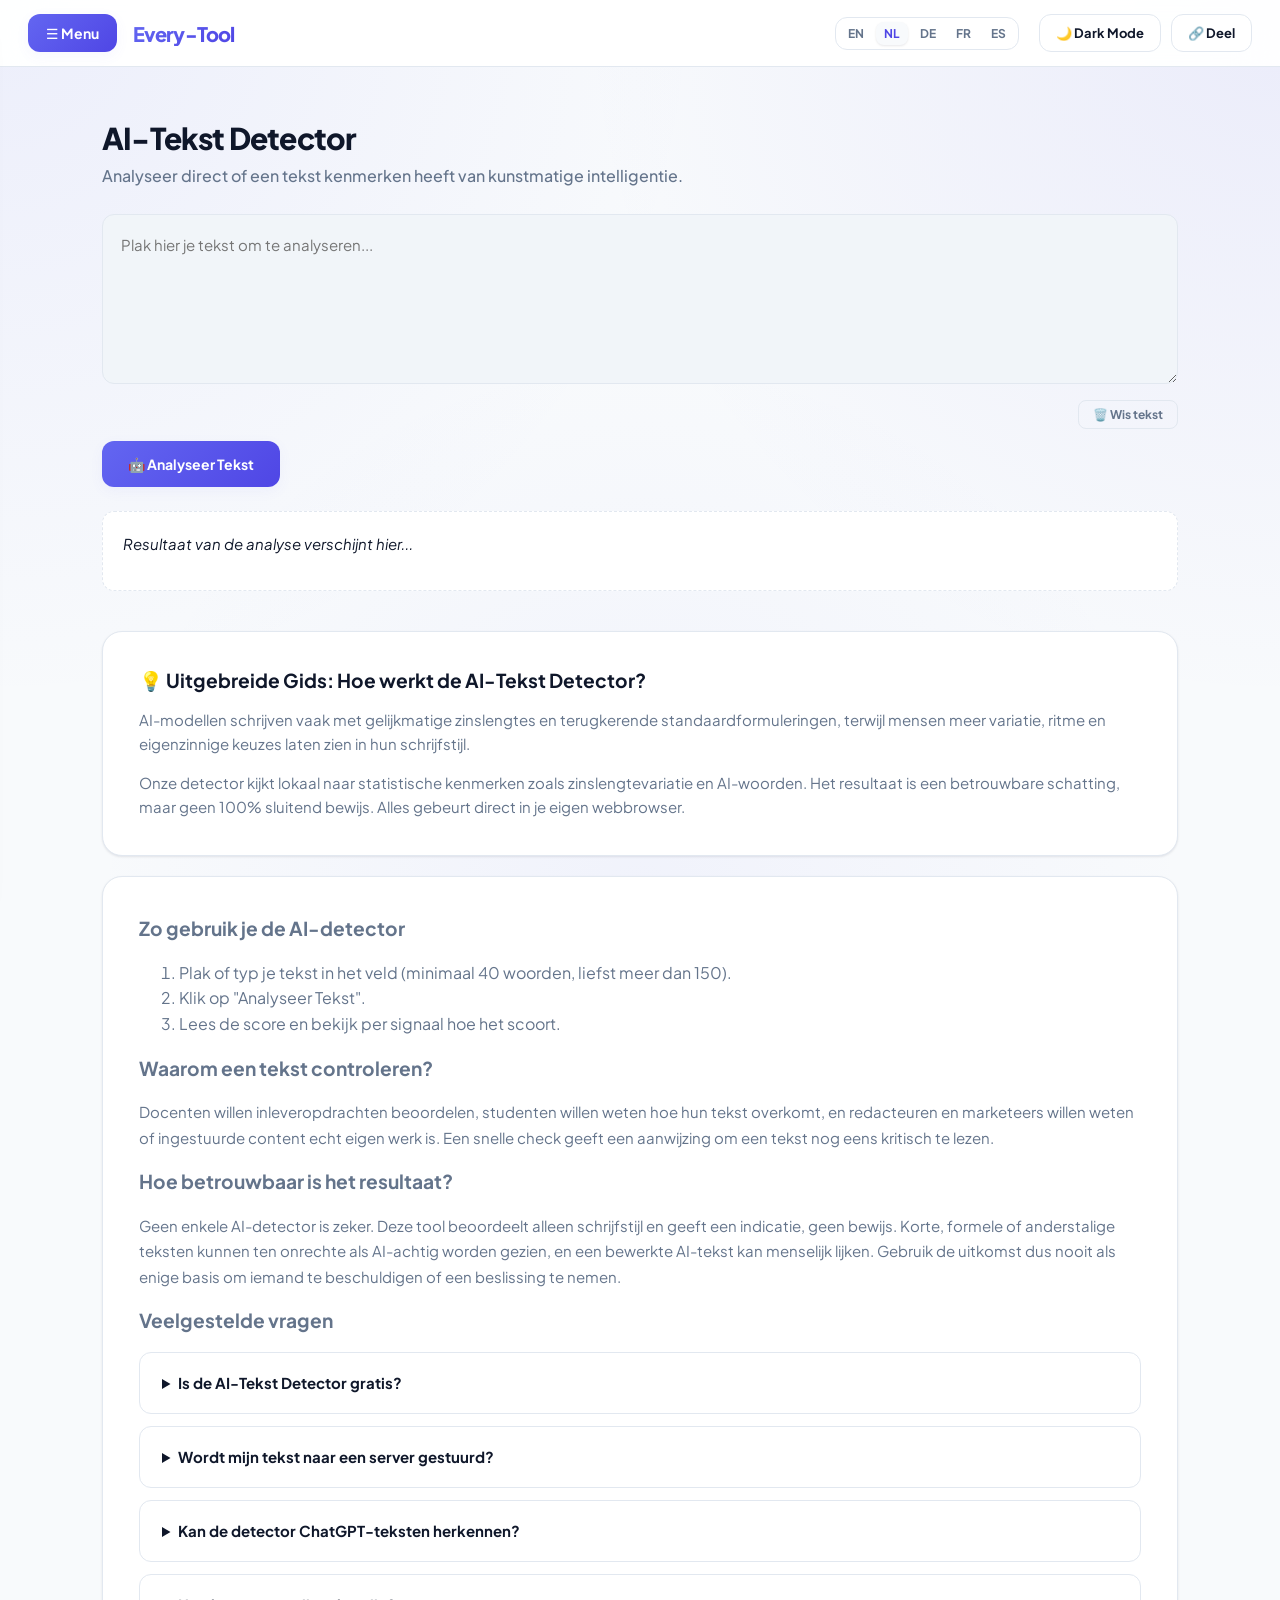
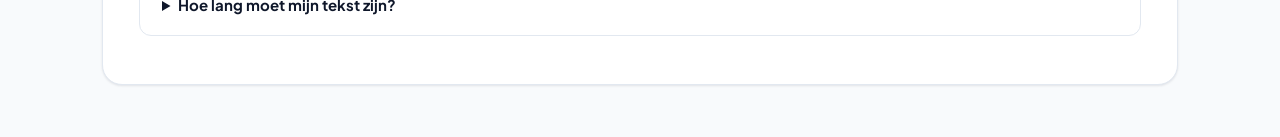
<file: ai/index.html>
<!DOCTYPE html>
<html lang="nl" id="html-root">
<head>
  <script async src="https://pagead2.googlesyndication.com/pagead/js/adsbygoogle.js?client=ca-pub-3253400496231224" crossorigin="anonymous"></script>
  <meta charset="UTF-8" />
  <meta name="viewport" content="width=device-width, initial-scale=1.0"/>
  <title>Gratis AI-Tekst Detector – Check je tekst direct | Every-Tool</title>
  <meta name="description" content="Controleer gratis of een tekst door AI is geschreven. Plak je tekst en krijg direct een indicatie. Privé: je tekst blijft in je eigen browser."/>
  <link rel="canonical" href="https://every-tool.netlify.app/ai/"/>

  <link rel="preconnect" href="https://fonts.googleapis.com">
<link rel="preconnect" href="https://fonts.gstatic.com" crossorigin>
<link rel="stylesheet" href="https://fonts.googleapis.com/css2?family=Plus+Jakarta+Sans:wght@400;500;600;700;800&display=swap">
 
  <!-- Delen op social media -->
  <meta property="og:type" content="website"/>
  <meta property="og:site_name" content="Every-Tool"/>
  <meta property="og:locale" content="nl_NL"/>
  <meta property="og:title" content="Gratis AI-Tekst Detector – Check je tekst direct"/>
  <meta property="og:description" content="Controleer gratis of een tekst door AI is geschreven. Alles draait in je eigen browser."/>
  <meta property="og:url" content="https://every-tool.netlify.app/ai/"/>
  <meta name="twitter:card" content="summary"/>

  <!-- Gestructureerde data -->
  <script type="application/ld+json">
  {
    "@context": "https://schema.org",
    "@graph": [
      {
        "@type": "WebApplication",
        "name": "AI-Tekst Detector",
        "url": "https://every-tool.netlify.app/ai/",
        "applicationCategory": "UtilitiesApplication",
        "operatingSystem": "Any (webbrowser)",
        "inLanguage": "nl",
        "description": "Gratis online tool die een tekst analyseert op kenmerken van door AI geschreven tekst.",
        "offers": { "@type": "Offer", "price": "0", "priceCurrency": "EUR" }
      },
      {
        "@type": "FAQPage",
        "mainEntity": [
          {
            "@type": "Question",
            "name": "Is de AI-Tekst Detector gratis?",
            "acceptedAnswer": { "@type": "Answer", "text": "Ja, je kunt hem onbeperkt gratis gebruiken, zonder account." }
          },
          {
            "@type": "Question",
            "name": "Wordt mijn tekst naar een server gestuurd?",
            "acceptedAnswer": { "@type": "Answer", "text": "Nee. De analyse gebeurt in je eigen browser. Je tekst wordt alleen lokaal in je browser bewaard zodat je hem niet kwijtraakt, en je kunt hem wissen met de knop 'Wis tekst'." }
          },
          {
            "@type": "Question",
            "name": "Kan de detector ChatGPT-teksten herkennen?",
            "acceptedAnswer": { "@type": "Answer", "text": "De detector kijkt naar algemene stijlkenmerken van AI-tekst, niet naar één specifiek model. Teksten van ChatGPT, Claude of Gemini worden op dezelfde manier beoordeeld. Het resultaat is een indicatie, geen bewijs." }
          },
          {
            "@type": "Question",
            "name": "Hoe lang moet mijn tekst zijn?",
            "acceptedAnswer": { "@type": "Answer", "text": "Minimaal 40 woorden, maar hoe langer de tekst, hoe betrouwbaarder de indicatie. Probeer liefst meer dan 150 woorden." }
          }
        ]
      }
    ]
  }
  </script>

  <link rel="stylesheet" href="../style.css">
  <script>
    // Direct bij het laden de opgeslagen taal toepassen om 'terugspringen' te voorkomen
    (function() {
      try {
        const savedLang = localStorage.getItem('everyToolLang') || 'nl';
        document.documentElement.lang = savedLang;
      } catch (e) {}
    })();
  </script>
</head>
<body data-theme="light">

  <header class="topbar">
    <div class="topbar-left">
      <button type="button" class="hamburger-btn" onclick="toggleSidebar()" aria-label="Open menu">☰ Menu</button>
      <a href="../" class="app-title" style="text-decoration:none; color:inherit;">Every-Tool</a>
    </div>

    <div class="topbar-right">
      <div class="lang-switcher-top" role="group" aria-label="Taal / Language" style="display:inline-flex; gap:4px; margin-right: 10px;">
        <button type="button" id="langBtnEn" onclick="setLanguage('en')" lang="en" style="padding:4px 8px; cursor:pointer;">EN</button>
        <button type="button" id="langBtnNl" onclick="setLanguage('nl')" lang="nl" class="active" style="padding:4px 8px; cursor:pointer;">NL</button>
        <button type="button" id="langBtnDe" onclick="setLanguage('de')" lang="de" style="padding:4px 8px; cursor:pointer;">DE</button>
        <button type="button" id="langBtnFr" onclick="setLanguage('fr')" lang="fr" style="padding:4px 8px; cursor:pointer;">FR</button>
        <button type="button" id="langBtnEs" onclick="setLanguage('es')" lang="es" style="padding:4px 8px; cursor:pointer;">ES</button>
      </div>

      <button type="button" class="top-action-btn" onclick="toggleDarkMode()" id="darkModeBtn">🌙 Dark Mode</button>
      <button type="button" class="top-action-btn" onclick="shareSite()" id="shareBtn">🔗 Deel</button>
    </div>
  </header>

  <div class="overlay" id="overlay" onclick="toggleSidebar()"></div>

  <nav class="nav-sidebar" id="sidebar" aria-label="Tools">
    <div class="sidebar-header">
      <h2 id="menuHeader">Kies een Tool</h2>
      <button type="button" class="close-btn" onclick="toggleSidebar()" aria-label="Sluit menu">✕</button>
    </div>
    <div class="tool-group"><a href="../" class="tool-btn" id="menuHome" style="text-decoration:none; color:inherit;">🏠 Overzicht / Home</a></div>
    <div class="tool-group"><a href="../timer/" class="tool-btn" id="menuTimer" style="text-decoration:none; color:inherit;">⏱️ Speech &amp; Presentatie</a></div>
    <div class="tool-group"><a href="../checker/" class="tool-btn" id="menuChecker" style="text-decoration:none; color:inherit;">✍️ Grammatica Bot</a></div>
    <div class="tool-group"><a href="./" class="tool-btn" id="menuAi" aria-current="page" style="text-decoration:none; color:inherit;">🤖 AI-Tekst Detector</a></div>
    <div class="tool-group"><a href="../tts/" class="tool-btn" id="menuTts" style="text-decoration:none; color:inherit;">🔊 Tekst-naar-Spraak</a></div>
    <div class="tool-group"><a href="../translate/" class="tool-btn" id="menuTranslate" style="text-decoration:none; color:inherit;">🌍 Vertaal Tool</a></div>
    <div class="tool-group"><a href="../qr/" class="tool-btn" id="menuQr" style="text-decoration:none; color:inherit;">📱 QR Code Generator</a></div>
    <div class="tool-group"><a href="../converter/" class="tool-btn" id="menuConverter" style="text-decoration:none; color:inherit;">🔄 Universele Converter</a></div>
    <div class="tool-group"><a href="../blog/" class="tool-btn" id="menuBlog" style="text-decoration:none; color:inherit;">📰 Blog</a></div>
  </nav>

  <main class="container">
    <div class="section-header-wrapper">
      <h1 class="section-title" id="aiTitle">AI-Tekst Detector</h1>
      <p class="section-subtitle" id="aiSub">Analyseer direct of een tekst kenmerken heeft van kunstmatige intelligentie.</p>
    </div>

    <label for="text-ai" style="position:absolute; left:-9999px;">Tekst om te analyseren</label>
    <textarea id="text-ai" placeholder="Plak hier je tekst om te analyseren..." oninput="saveToLocal('text-ai', this.value)"></textarea>
    <div style="display: flex; justify-content: flex-end; margin-bottom: 12px;">
      <button type="button" class="btn clear-btn" onclick="clearTextArea('text-ai')">🗑️ Wis tekst</button>
    </div>

    <div class="action-bar">
      <button type="button" class="btn" id="aiScanBtn" onclick="runAiDetection()">🤖 Analyseer Tekst</button>
    </div>

    <div class="translation-preview" id="aiResultBox" role="status" aria-live="polite">
      <em id="aiResultPlaceholder">Resultaat van de analyse verschijnt hier...</em>
    </div>

    <noscript><p>Deze tool heeft JavaScript nodig om de tekst in je browser te analyseren.</p></noscript>

    <!-- Uitleg (zichtbaar voor bezoekers en zoekmachines) -->
    <section class="info-card" style="margin-top: 40px; text-align: left;">
      <h2 id="aiExplanationTitle" style="margin-top: 0; margin-bottom: 12px; font-size: 1.2em;">Hoe werkt de AI-Tekst Detector?</h2>
      <p id="aiExplanationText1" style="color: var(--text-muted); line-height: 1.6; margin-bottom: 12px;">AI-modellen schrijven vaak met gelijkmatige zinslengtes en terugkerende standaardformuleringen, terwijl mensen meer variatie, ritme en eigenzinnige keuzes laten zien. Onze detector kijkt naar drie signalen: hoe eentonig de zinslengte is, hoeveel typische AI-formuleringen er voorkomen en hoe vaak gedachtestreepjes worden gebruikt.</p>
      <p id="aiExplanationText2" style="color: var(--text-muted); line-height: 1.6; margin-bottom: 0;">Het resultaat is een schatting op basis van schrijfstijl en geen bewijs. Een menselijke tekst kan als AI-achtig worden gezien en andersom, vooral bij korte of formele teksten. Alles gebeurt in je eigen browser, dus je tekst wordt niet naar een server gestuurd.</p>
    </section>

    <!-- Extra uitleg in het Nederlands; wordt niet door setLanguage() overschreven -->
    <section class="info-card" lang="nl" style="margin-top: 20px; text-align: left; color: var(--text-muted); line-height: 1.6;">
      <h2 style="margin-top: 0; font-size: 1.2em;">Zo gebruik je de AI-detector</h2>
      <ol>
        <li>Plak of typ je tekst in het veld (minimaal 40 woorden, liefst meer dan 150).</li>
        <li>Klik op "Analyseer Tekst".</li>
        <li>Lees de score en bekijk per signaal hoe het scoort.</li>
      </ol>

      <h2 style="font-size: 1.2em;">Waarom een tekst controleren?</h2>
      <p>Docenten willen inleveropdrachten beoordelen, studenten willen weten hoe hun tekst overkomt, en redacteuren en marketeers willen weten of ingestuurde content echt eigen werk is. Een snelle check geeft een aanwijzing om een tekst nog eens kritisch te lezen.</p>

      <h2 style="font-size: 1.2em;">Hoe betrouwbaar is het resultaat?</h2>
      <p>Geen enkele AI-detector is zeker. Deze tool beoordeelt alleen schrijfstijl en geeft een indicatie, geen bewijs. Korte, formele of anderstalige teksten kunnen ten onrechte als AI-achtig worden gezien, en een bewerkte AI-tekst kan menselijk lijken. Gebruik de uitkomst dus nooit als enige basis om iemand te beschuldigen of een beslissing te nemen.</p>

      <h2 style="font-size: 1.2em;">Veelgestelde vragen</h2>
      <details><summary><strong>Is de AI-Tekst Detector gratis?</strong></summary><p>Ja, je kunt hem onbeperkt gratis gebruiken, zonder account.</p></details>
      <details><summary><strong>Wordt mijn tekst naar een server gestuurd?</strong></summary><p>Nee. De analyse gebeurt in je eigen browser. Je tekst wordt alleen lokaal in je browser bewaard zodat je hem niet kwijtraakt, en je kunt hem wissen met de knop "Wis tekst".</p></details>
      <details><summary><strong>Kan de detector ChatGPT-teksten herkennen?</strong></summary><p>De detector kijkt naar algemene stijlkenmerken van AI-tekst, niet naar één specifiek model. Teksten van ChatGPT, Claude of Gemini worden op dezelfde manier beoordeeld. Het resultaat is een indicatie, geen bewijs.</p></details>
      <details><summary><strong>Hoe lang moet mijn tekst zijn?</strong></summary><p>Minimaal 40 woorden, maar hoe langer de tekst, hoe betrouwbaarder de indicatie. Probeer liefst meer dan 150 woorden.</p></details>
    </section>
  </main>

  <script src="../script.js"></script>
</body>
</html>
</file>
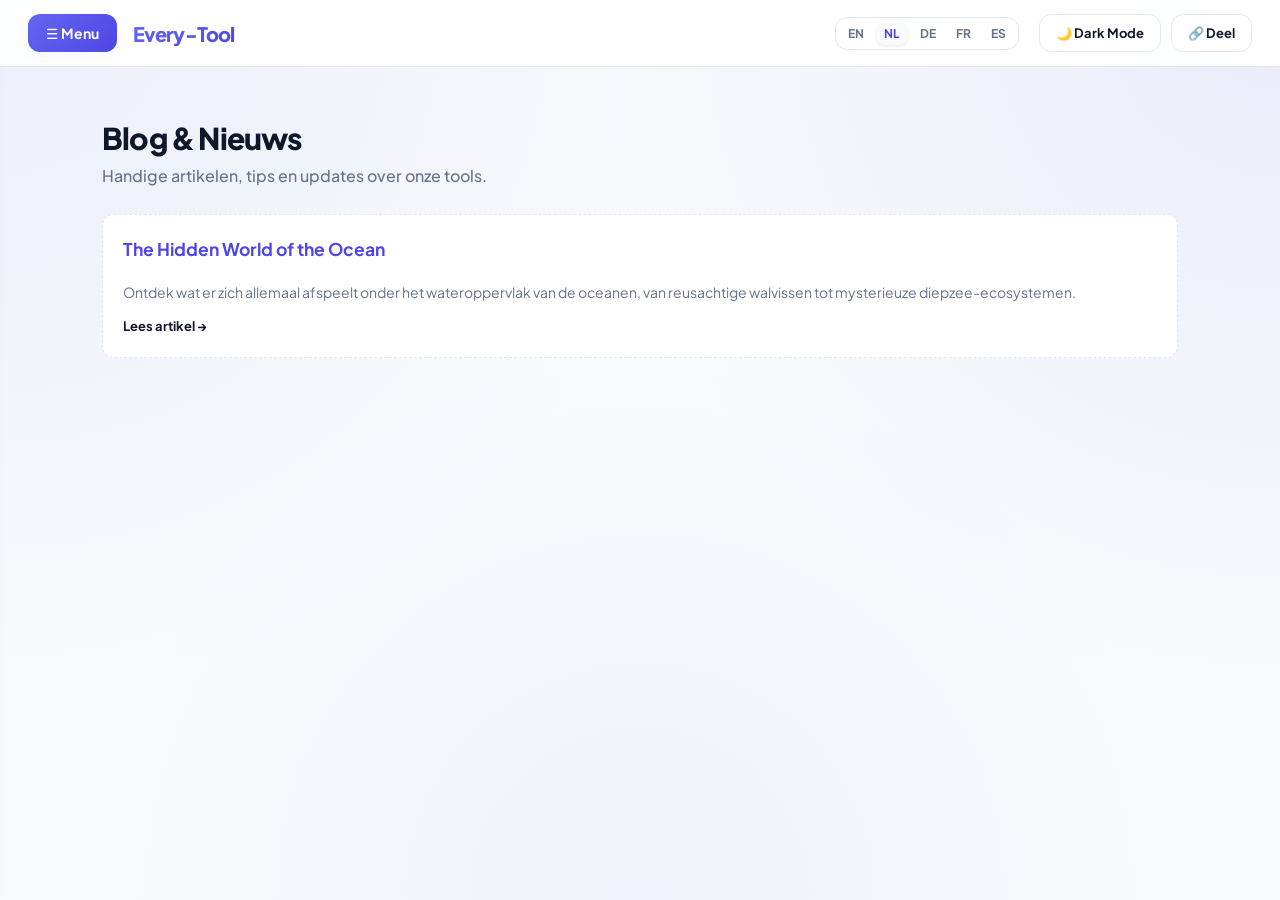
<file: blog/index.html>
<!DOCTYPE html>
<html lang="nl" id="html-root">
<head>

 <link rel="preconnect" href="https://fonts.googleapis.com">
<link rel="preconnect" href="https://fonts.gstatic.com" crossorigin>
<link rel="stylesheet" href="https://fonts.googleapis.com/css2?family=Plus+Jakarta+Sans:wght@400;500;600;700;800&display=swap">
 
 <script async src="https://pagead2.googlesyndication.com/pagead/js/adsbygoogle.js?client=ca-pub-3253400496231224"
     crossorigin="anonymous"></script> 
  <meta charset="UTF-8" />
  <meta name="viewport" content="width=device-width, initial-scale=1.0"/>
  <title>Blog & Handige Artikelen | Every-Tool</title>
  <meta name="description" content="Lees handige artikelen, tips en updates over onze tools en interessante onderwerpen."/>
  <link rel="canonical" href="https://every-tool.netlify.app/blog/"/>
  <link rel="stylesheet" href="../style.css">
  <script>
    (function() {
      const savedLang = localStorage.getItem('everyToolLang') || 'nl';
      document.documentElement.lang = savedLang;
    })();
  </script>
</head>
<body data-theme="light">

  <header class="topbar">
    <div class="topbar-left">
      <button class="hamburger-btn" onclick="toggleSidebar()" aria-label="Open menu">☰ Menu</button>
      <a href="../" class="app-title" style="text-decoration:none; color:inherit;">Every-Tool</a>
    </div>
    
    <div class="topbar-right">
      <div class="lang-switcher-top" style="display:inline-flex; gap:4px; margin-right: 10px;">
        <button id="langBtnEn" onclick="setLanguage('en')" style="padding:4px 8px; cursor:pointer;">EN</button>
        <button id="langBtnNl" onclick="setLanguage('nl')" class="active" style="padding:4px 8px; cursor:pointer;">NL</button>
        <button id="langBtnDe" onclick="setLanguage('de')" style="padding:4px 8px; cursor:pointer;">DE</button>
        <button id="langBtnFr" onclick="setLanguage('fr')" style="padding:4px 8px; cursor:pointer;">FR</button>
        <button id="langBtnEs" onclick="setLanguage('es')" style="padding:4px 8px; cursor:pointer;">ES</button>
      </div>

      <button class="top-action-btn" onclick="toggleDarkMode()" id="darkModeBtn">🌙 Dark Mode</button>
      <button class="top-action-btn" onclick="shareSite()" id="shareBtn">🔗 Deel</button>
    </div>
  </header>

  <div class="overlay" id="overlay" onclick="toggleSidebar()"></div>

  <nav class="nav-sidebar" id="sidebar">
    <div class="sidebar-header">
      <h2 id="menuHeader">Kies een Tool</h2>
      <button class="close-btn" onclick="toggleSidebar()" aria-label="Sluit menu">✕</button>
    </div>
    <div class="tool-group"><a href="../" class="tool-btn" id="menuHome" style="text-decoration:none; color:inherit;">🏠 Overzicht / Home</a></div>
    <div class="tool-group"><a href="../timer/" class="tool-btn" id="menuTimer" style="text-decoration:none; color:inherit;">⏱️ Speech & Presentatie</a></div>
    <div class="tool-group"><a href="../checker/" class="tool-btn" id="menuChecker" style="text-decoration:none; color:inherit;">✍️ Grammatica Bot</a></div>
    <div class="tool-group"><a href="../ai/" class="tool-btn" id="menuAi" style="text-decoration:none; color:inherit;">🤖 AI-Tekst Detector</a></div>
    <div class="tool-group"><a href="../tts/" class="tool-btn" id="menuTts" style="text-decoration:none; color:inherit;">🔊 Tekst-naar-Spraak</a></div>
    <div class="tool-group"><a href="../translate/" class="tool-btn" id="menuTranslate" style="text-decoration:none; color:inherit;">🌍 Vertaal Tool</a></div>
    <div class="tool-group"><a href="../qr/" class="tool-btn" id="menuQr" style="text-decoration:none; color:inherit;">📱 QR Code Generator</a></div>
    <div class="tool-group"><a href="../converter/" class="tool-btn" id="menuConverter" style="text-decoration:none; color:inherit;">🔄 Universele Converter</a></div>
    <div class="tool-group"><a href="./" class="tool-btn" id="menuBlog" style="text-decoration:none; color:inherit;">📰 Blog</a></div>
  </nav>

  <main class="container">
    <div class="section-header-wrapper">
      <h1 class="section-title" id="blogTitle">Blog & Nieuws</h1>
      <p class="section-subtitle" id="blogSub">Handige artikelen, tips en updates over onze tools.</p>
    </div>
    
    <!-- Aangepaste link die nu netjes naar de map verwijst -->
    <div class="translation-preview" style="text-align: left; padding: 20px; margin-top: 20px; cursor: pointer;" onclick="location.href='the-hidden-world-of-the-ocean/'">
      <h3 style="margin-top: 0; color: var(--primary);">The Hidden World of the Ocean</h3>
      <p style="color: var(--text-muted); font-size: 14px; margin-bottom: 10px;">Ontdek wat er zich allemaal afspeelt onder het wateroppervlak van de oceanen, van reusachtige walvissen tot mysterieuze diepzee-ecosystemen.</p>
      <span style="font-size: 13px; font-weight: bold;">Lees artikel →</span>
    </div>
  </main>

  <script src="../script.js"></script>
</body>
</html>
</file>
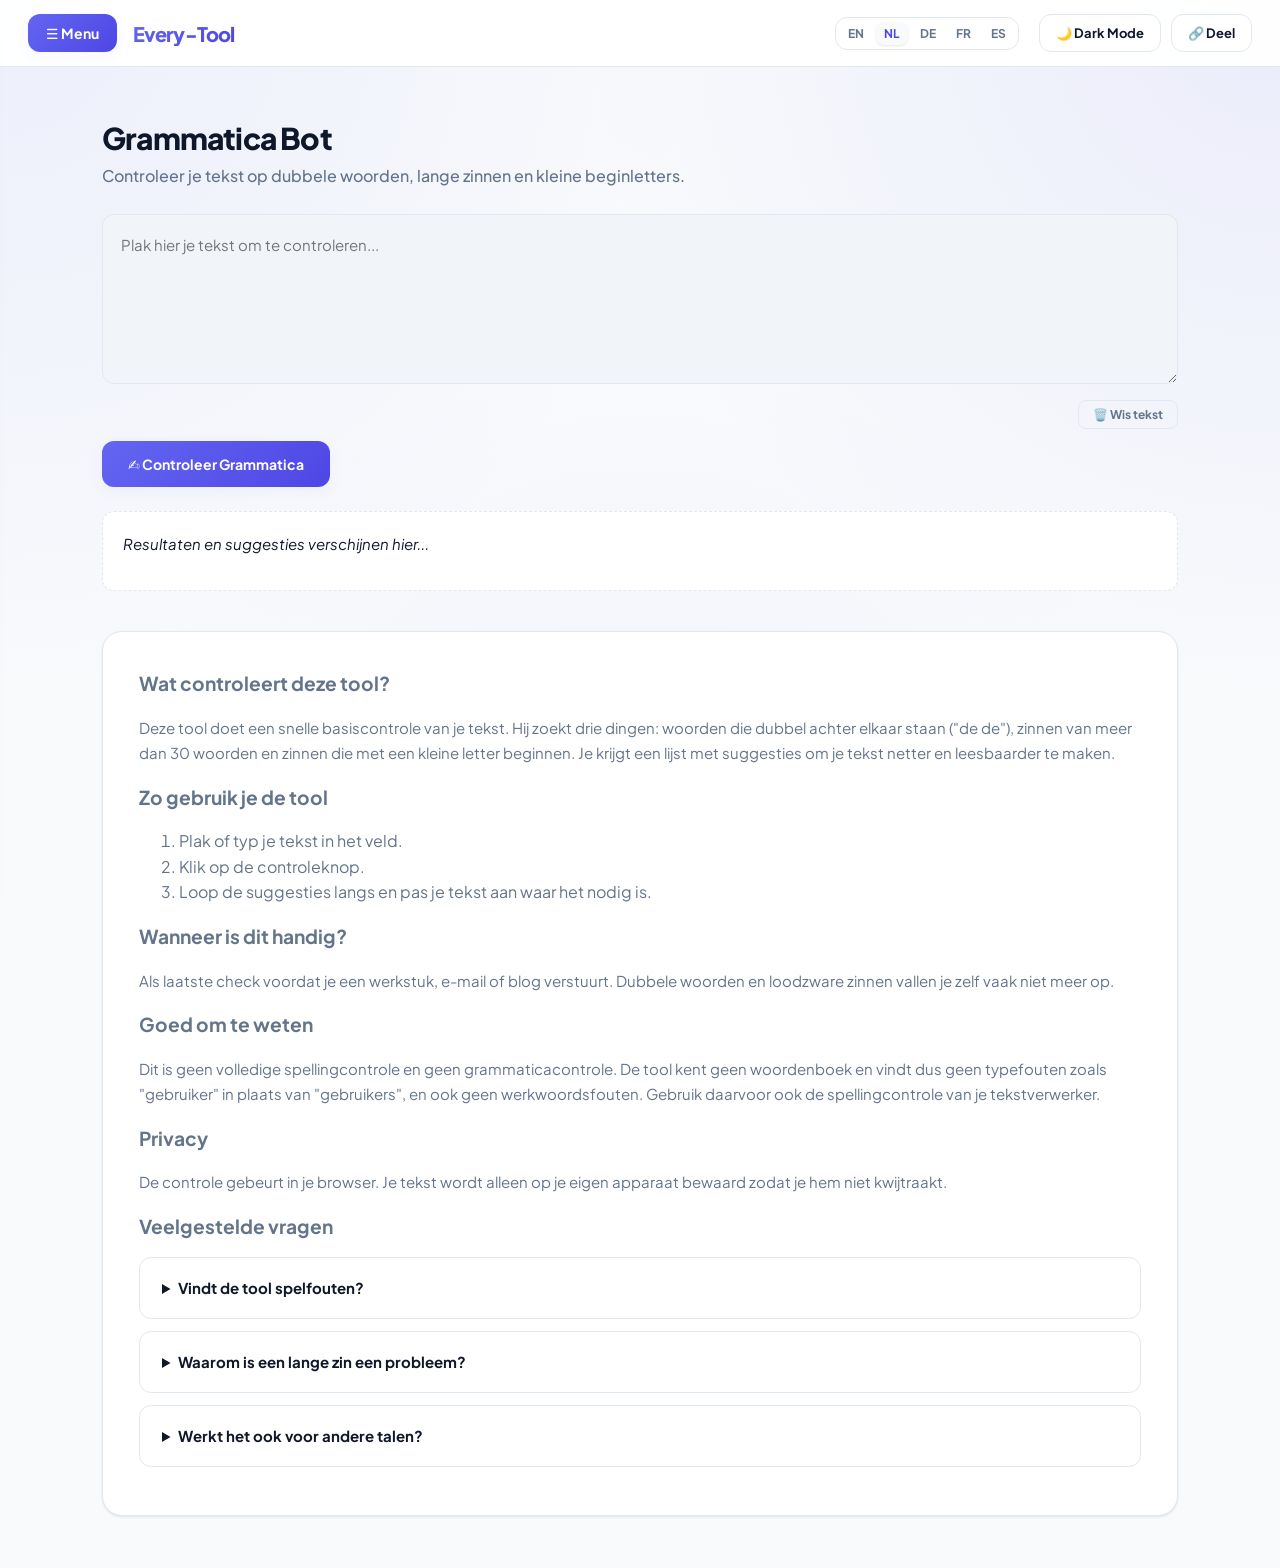
<file: checker/index.html>
<!DOCTYPE html>
<html lang="nl" id="html-root">
<head>

 <link rel="preconnect" href="https://fonts.googleapis.com">
<link rel="preconnect" href="https://fonts.gstatic.com" crossorigin>
<link rel="stylesheet" href="https://fonts.googleapis.com/css2?family=Plus+Jakarta+Sans:wght@400;500;600;700;800&display=swap"> 
  
  <script async src="https://pagead2.googlesyndication.com/pagead/js/adsbygoogle.js?client=ca-pub-3253400496231224"
     crossorigin="anonymous"></script>
  <meta charset="UTF-8" />
  <meta name="viewport" content="width=device-width, initial-scale=1.0"/>
  <title>Gratis tekstcontrole: dubbele woorden en lange zinnen | Every-Tool</title>
  <meta name="description" content="Controleer je tekst op dubbele woorden, zeer lange zinnen en zinnen die met een kleine letter beginnen. Gratis en direct in je browser."/>
  <link rel="canonical" href="https://every-tool.netlify.app/checker/"/>
  <link rel="stylesheet" href="../style.css">
  <script>
    // Direct bij het laden van de pagina de juiste opgeslagen taal toepassen om 'terugspringen' te voorkomen
    (function() {
      const savedLang = localStorage.getItem('everyToolLang') || 'nl';
      document.documentElement.lang = savedLang;
    })();
  </script>
</head>
<body data-theme="light">

  <header class="topbar">
    <div class="topbar-left">
      <button class="hamburger-btn" onclick="toggleSidebar()" aria-label="Open menu">☰ Menu</button>
      <a href="../" class="app-title" style="text-decoration:none; color:inherit;">Every-Tool</a>
    </div>
    
    <div class="topbar-right">
      <!-- TAAL-SCHAKELAAR (EN, NL, DE, FR, ES in de juiste volgorde) -->
      <div class="lang-switcher-top" style="display:inline-flex; gap:4px; margin-right: 10px;">
        <button id="langBtnEn" onclick="setLanguage('en')" style="padding:4px 8px; cursor:pointer;">EN</button>
        <button id="langBtnNl" onclick="setLanguage('nl')" class="active" style="padding:4px 8px; cursor:pointer;">NL</button>
        <button id="langBtnDe" onclick="setLanguage('de')" style="padding:4px 8px; cursor:pointer;">DE</button>
        <button id="langBtnFr" onclick="setLanguage('fr')" style="padding:4px 8px; cursor:pointer;">FR</button>
        <button id="langBtnEs" onclick="setLanguage('es')" style="padding:4px 8px; cursor:pointer;">ES</button>
      </div>

      <button class="top-action-btn" onclick="toggleDarkMode()" id="darkModeBtn">🌙 Dark Mode</button>
      <button class="top-action-btn" onclick="shareSite()" id="shareBtn">🔗 Deel</button>
    </div>
  </header>

  <div class="overlay" id="overlay" onclick="toggleSidebar()"></div>

  <nav class="nav-sidebar" id="sidebar">
    <div class="sidebar-header">
      <h2 id="menuHeader">Kies een Tool</h2>
      <button class="close-btn" onclick="toggleSidebar()" aria-label="Sluit menu">✕</button>
    </div>
    <div class="tool-group"><a href="../" class="tool-btn" id="menuHome" style="text-decoration:none; color:inherit;">🏠 Overzicht / Home</a></div>
    <div class="tool-group"><a href="../timer/" class="tool-btn" id="menuTimer" style="text-decoration:none; color:inherit;">⏱️ Speech & Presentatie</a></div>
    <div class="tool-group"><a href="./" class="tool-btn" id="menuChecker" style="text-decoration:none; color:inherit;">✍️ Grammatica Bot</a></div>
    <div class="tool-group"><a href="../ai/" class="tool-btn" id="menuAi" style="text-decoration:none; color:inherit;">🤖 AI-Tekst Detector</a></div>
    <div class="tool-group"><a href="../tts/" class="tool-btn" id="menuTts" style="text-decoration:none; color:inherit;">🔊 Tekst-naar-Spraak</a></div>
    <div class="tool-group"><a href="../translate/" class="tool-btn" id="menuTranslate" style="text-decoration:none; color:inherit;">🌍 Vertaal Tool</a></div>
    <div class="tool-group"><a href="../qr/" class="tool-btn" id="menuQr" style="text-decoration:none; color:inherit;">📱 QR Code Generator</a></div>
    <div class="tool-group"><a href="../converter/" class="tool-btn" id="menuConverter" style="text-decoration:none; color:inherit;">🔄 Universele Converter</a></div>
    <div class="tool-group"><a href="../blog/" class="tool-btn" id="menuBlog" style="text-decoration:none; color:inherit;">📰 Blog</a></div>
  </nav>

  <main class="container">
    <div class="section-header-wrapper">
      <h1 class="section-title" id="checkerTitle">Grammatica Bot</h1>
      <p class="section-subtitle" id="checkerSub">Controleer je tekst op dubbele woorden, lange zinnen en kleine beginletters.</p>
    </div>
    
    <textarea id="text-checker" placeholder="Plak hier je tekst om te controleren..." oninput="saveToLocal('text-checker', this.value)"></textarea>
    <div style="display: flex; justify-content: flex-end; margin-bottom: 12px;">
      <button class="btn clear-btn" onclick="clearTextArea('text-checker')">🗑️ Wis tekst</button>
    </div>

    <div class="action-bar">
      <button class="btn" id="checkerScanBtn" onclick="runGrammarCheck()">✍️ Controleer Grammatica</button>
    </div>

    <div class="translation-preview" id="checkerResultBox">
      <em id="checkerResultPlaceholder">Resultaten en suggesties verschijnen hier...</em>
    </div>

    <!-- UITGEBREIDE UITLEG SECTIE (Inclusief vertaalbare ID's) -->
    <section class="info-card" lang="nl" style="margin-top: 40px; text-align: left; color: var(--text-muted); line-height: 1.6;">
      <h2 style="margin-top: 0; font-size: 1.2em;">Wat controleert deze tool?</h2>
      <p>Deze tool doet een snelle basiscontrole van je tekst. Hij zoekt drie dingen: woorden die dubbel achter elkaar staan ("de de"), zinnen van meer dan 30 woorden en zinnen die met een kleine letter beginnen. Je krijgt een lijst met suggesties om je tekst netter en leesbaarder te maken.</p>

      <h2 style="font-size: 1.2em;">Zo gebruik je de tool</h2>
      <ol>
        <li>Plak of typ je tekst in het veld.</li>
        <li>Klik op de controleknop.</li>
        <li>Loop de suggesties langs en pas je tekst aan waar het nodig is.</li>
      </ol>

      <h2 style="font-size: 1.2em;">Wanneer is dit handig?</h2>
      <p>Als laatste check voordat je een werkstuk, e-mail of blog verstuurt. Dubbele woorden en loodzware zinnen vallen je zelf vaak niet meer op.</p>

      <h2 style="font-size: 1.2em;">Goed om te weten</h2>
      <p>Dit is geen volledige spellingcontrole en geen grammaticacontrole. De tool kent geen woordenboek en vindt dus geen typefouten zoals "gebruiker" in plaats van "gebruikers", en ook geen werkwoordsfouten. Gebruik daarvoor ook de spellingcontrole van je tekstverwerker.</p>

      <h2 style="font-size: 1.2em;">Privacy</h2>
      <p>De controle gebeurt in je browser. Je tekst wordt alleen op je eigen apparaat bewaard zodat je hem niet kwijtraakt.</p>

      <h2 style="font-size: 1.2em;">Veelgestelde vragen</h2>
      <details><summary><strong>Vindt de tool spelfouten?</strong></summary><p>Nee, alleen dubbele woorden, zeer lange zinnen en zinnen die met een kleine letter beginnen.</p></details>
      <details><summary><strong>Waarom is een lange zin een probleem?</strong></summary><p>Zinnen van meer dan 30 woorden zijn voor veel lezers lastig te volgen. Splitsen maakt je tekst meestal duidelijker.</p></details>
      <details><summary><strong>Werkt het ook voor andere talen?</strong></summary><p>De drie controles werken in elke taal die hoofdletters gebruikt, maar de tool is gemaakt voor Nederlandse teksten.</p></details>
    </section>
  </main>

  <script src="../script.js"></script>
</body>
</html>
</file>
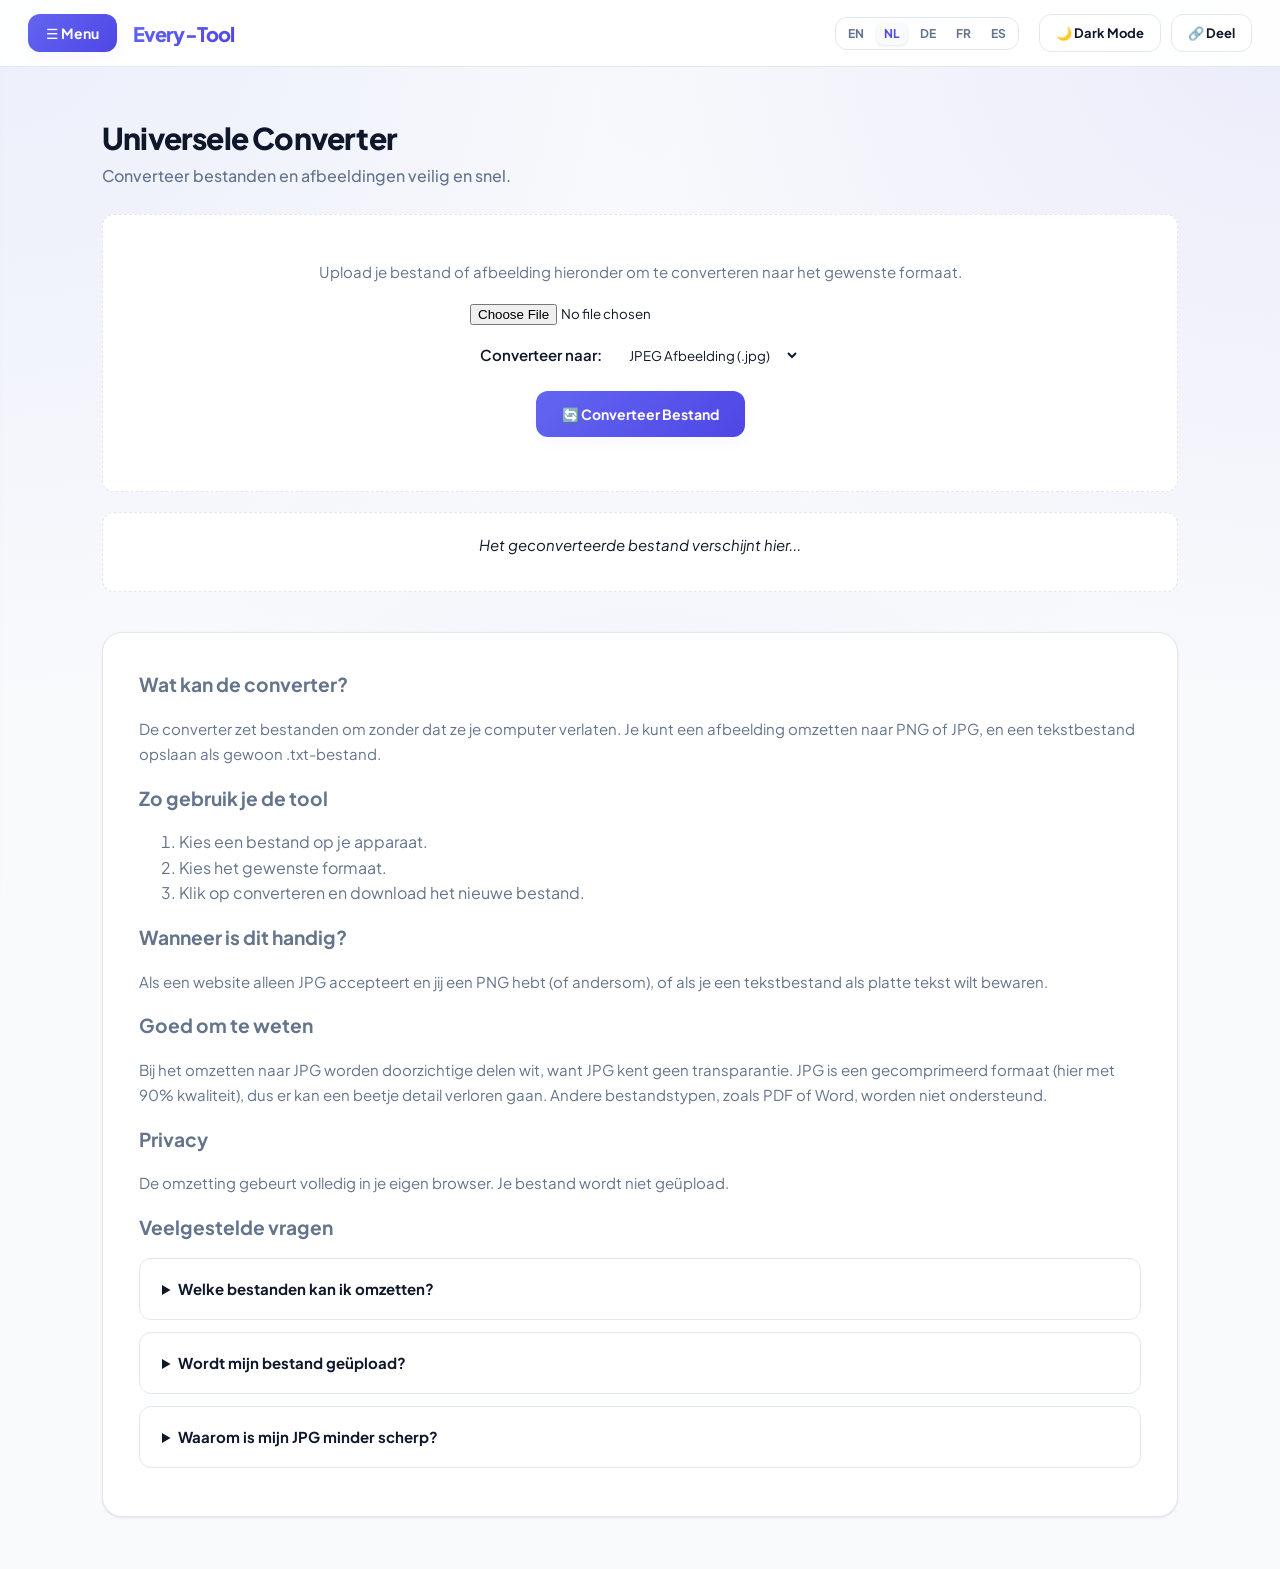
<file: converter/index.html>
<!DOCTYPE html>
<html lang="nl" id="html-root">
<head>
 
  <link rel="preconnect" href="https://fonts.googleapis.com">
<link rel="preconnect" href="https://fonts.gstatic.com" crossorigin>
<link rel="stylesheet" href="https://fonts.googleapis.com/css2?family=Plus+Jakarta+Sans:wght@400;500;600;700;800&display=swap">
  
  <script async src="https://pagead2.googlesyndication.com/pagead/js/adsbygoogle.js?client=ca-pub-3253400496231224"
     crossorigin="anonymous"></script>
  <meta charset="UTF-8" />
  <meta name="viewport" content="width=device-width, initial-scale=1.0"/>
  <title>Gratis bestandsconverter: PNG, JPG en tekst | Every-Tool</title>
  <meta name="description" content="Zet afbeeldingen om tussen PNG en JPG of maak van een tekstbestand een .txt. Gratis en volledig in je browser."/>
  <link rel="canonical" href="https://every-tool.netlify.app/converter/"/>
  <link rel="stylesheet" href="../style.css">
  <script>
    // Direct bij het laden van de pagina de juiste opgeslagen taal toepassen om 'terugspringen' te voorkomen
    (function() {
      const savedLang = localStorage.getItem('everyToolLang') || 'nl';
      document.documentElement.lang = savedLang;
    })();
  </script>
</head>
<body data-theme="light">

  <header class="topbar">
    <div class="topbar-left">
      <button class="hamburger-btn" onclick="toggleSidebar()" aria-label="Open menu">☰ Menu</button>
      <a href="../" class="app-title" style="text-decoration:none; color:inherit;">Every-Tool</a>
    </div>
    
    <div class="topbar-right">
      <!-- TAAL-SCHAKELAAR (EN, NL, DE, FR, ES in de juiste volgorde) -->
      <div class="lang-switcher-top" style="display:inline-flex; gap:4px; margin-right: 10px;">
        <button id="langBtnEn" onclick="setLanguage('en')" style="padding:4px 8px; cursor:pointer;">EN</button>
        <button id="langBtnNl" onclick="setLanguage('nl')" class="active" style="padding:4px 8px; cursor:pointer;">NL</button>
        <button id="langBtnDe" onclick="setLanguage('de')" style="padding:4px 8px; cursor:pointer;">DE</button>
        <button id="langBtnFr" onclick="setLanguage('fr')" style="padding:4px 8px; cursor:pointer;">FR</button>
        <button id="langBtnEs" onclick="setLanguage('es')" style="padding:4px 8px; cursor:pointer;">ES</button>
      </div>

      <button class="top-action-btn" onclick="toggleDarkMode()" id="darkModeBtn">🌙 Dark Mode</button>
      <button class="top-action-btn" onclick="shareSite()" id="shareBtn">🔗 Deel</button>
    </div>
  </header>

  <div class="overlay" id="overlay" onclick="toggleSidebar()"></div>

  <nav class="nav-sidebar" id="sidebar">
    <div class="sidebar-header">
      <h2 id="menuHeader">Kies een Tool</h2>
      <button class="close-btn" onclick="toggleSidebar()" aria-label="Sluit menu">✕</button>
    </div>
    <div class="tool-group"><a href="../" class="tool-btn" id="menuHome" style="text-decoration:none; color:inherit;">🏠 Overzicht / Home</a></div>
    <div class="tool-group"><a href="../timer/" class="tool-btn" id="menuTimer" style="text-decoration:none; color:inherit;">⏱️ Speech & Presentatie</a></div>
    <div class="tool-group"><a href="../checker/" class="tool-btn" id="menuChecker" style="text-decoration:none; color:inherit;">✍️ Grammatica Bot</a></div>
    <div class="tool-group"><a href="../ai/" class="tool-btn" id="menuAi" style="text-decoration:none; color:inherit;">🤖 AI-Tekst Detector</a></div>
    <div class="tool-group"><a href="../tts/" class="tool-btn" id="menuTts" style="text-decoration:none; color:inherit;">🔊 Tekst-naar-Spraak</a></div>
    <div class="tool-group"><a href="../translate/" class="tool-btn" id="menuTranslate" style="text-decoration:none; color:inherit;">🌍 Vertaal Tool</a></div>
    <div class="tool-group"><a href="../qr/" class="tool-btn" id="menuQr" style="text-decoration:none; color:inherit;">📱 QR Code Generator</a></div>
    <div class="tool-group"><a href="./" class="tool-btn" id="menuConverter" style="text-decoration:none; color:inherit;">🔄 Universele Converter</a></div>
    <div class="tool-group"><a href="../blog/" class="tool-btn" id="menuBlog" style="text-decoration:none; color:inherit;">📰 Blog</a></div>
  </nav>

  <main class="container">
    <div class="section-header-wrapper">
      <h1 class="section-title" id="converterTitle">Universele Converter</h1>
      <p class="section-subtitle" id="converterSub">Converteer bestanden en afbeeldingen veilig en snel.</p>
    </div>
    
    <!-- Inhoud van de converter tool -->
    <div class="translation-preview" style="text-align: center; padding: 30px;">
      <p id="converterInstructions" style="color: var(--text-muted); margin-bottom: 20px;">Upload je bestand of afbeelding hieronder om te converteren naar het gewenste formaat.</p>
      
      <input type="file" id="fileInput" style="margin-bottom: 15px; display: block; margin-left: auto; margin-right: auto;" />
      
      <!-- Keuzemenu voor doelformaat -->
      <div style="margin-bottom: 20px;">
        <label for="targetFormat" style="font-weight: 600; margin-right: 8px;">Converteer naar:</label>
        <select id="targetFormat" style="padding: 6px 12px; border-radius: 6px; border: 1px solid var(--border); background: var(--bg); color: var(--text);">
          <option value="image/jpeg">JPEG Afbeelding (.jpg)</option>
          <option value="image/png">PNG Afbeelding (.png)</option>
          <option value="text/plain">Platte Tekst (.txt)</option>
        </select>
      </div>

      <div class="action-bar" style="justify-content: center;">
        <button class="btn" id="convertBtn" onclick="runConversion()">🔄 Converteer Bestand</button>
      </div>
    </div>

    <div class="translation-preview" id="converterResultBox" style="margin-top: 20px; text-align: center;">
      <em id="converterResultPlaceholder">Het geconverteerde bestand verschijnt hier...</em>
    </div>

    <!-- UITGEBREIDE UITLEG SECTIE -->
    <section class="info-card" lang="nl" style="margin-top: 40px; text-align: left; color: var(--text-muted); line-height: 1.6;">
      <h2 style="margin-top: 0; font-size: 1.2em;">Wat kan de converter?</h2>
      <p>De converter zet bestanden om zonder dat ze je computer verlaten. Je kunt een afbeelding omzetten naar PNG of JPG, en een tekstbestand opslaan als gewoon .txt-bestand.</p>

      <h2 style="font-size: 1.2em;">Zo gebruik je de tool</h2>
      <ol>
        <li>Kies een bestand op je apparaat.</li>
        <li>Kies het gewenste formaat.</li>
        <li>Klik op converteren en download het nieuwe bestand.</li>
      </ol>

      <h2 style="font-size: 1.2em;">Wanneer is dit handig?</h2>
      <p>Als een website alleen JPG accepteert en jij een PNG hebt (of andersom), of als je een tekstbestand als platte tekst wilt bewaren.</p>

      <h2 style="font-size: 1.2em;">Goed om te weten</h2>
      <p>Bij het omzetten naar JPG worden doorzichtige delen wit, want JPG kent geen transparantie. JPG is een gecomprimeerd formaat (hier met 90% kwaliteit), dus er kan een beetje detail verloren gaan. Andere bestandstypen, zoals PDF of Word, worden niet ondersteund.</p>

      <h2 style="font-size: 1.2em;">Privacy</h2>
      <p>De omzetting gebeurt volledig in je eigen browser. Je bestand wordt niet geüpload.</p>

      <h2 style="font-size: 1.2em;">Veelgestelde vragen</h2>
      <details><summary><strong>Welke bestanden kan ik omzetten?</strong></summary><p>Afbeeldingen (naar PNG of JPG) en tekstbestanden (naar .txt).</p></details>
      <details><summary><strong>Wordt mijn bestand geüpload?</strong></summary><p>Nee, alles gebeurt in je browser.</p></details>
      <details><summary><strong>Waarom is mijn JPG minder scherp?</strong></summary><p>JPG comprimeert de afbeelding. Kies PNG als je geen kwaliteit wilt verliezen.</p></details>
    </section>
  </main>

  <script src="../script.js"></script>
</body>
</html>
</file>
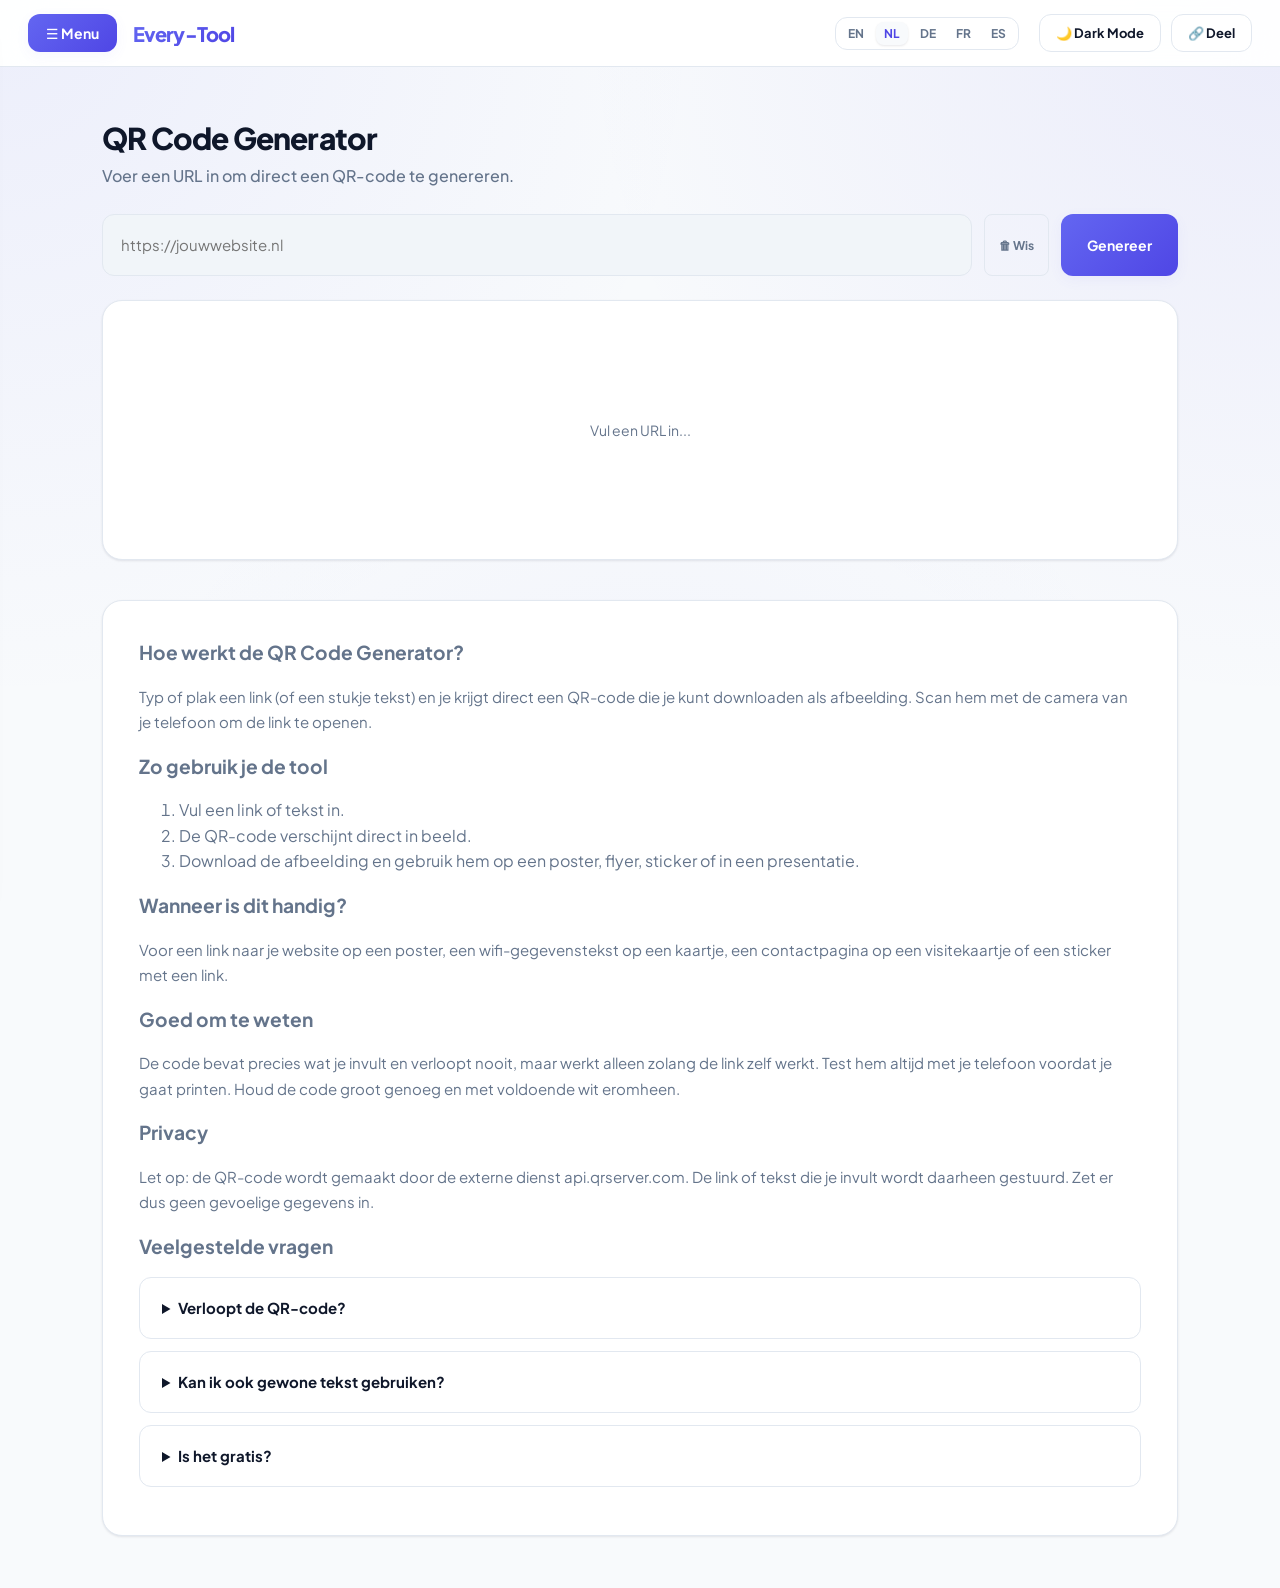
<file: qr/index.html>
<!DOCTYPE html>
<html lang="nl" id="html-root">
<head>
 
  <link rel="preconnect" href="https://fonts.googleapis.com">
<link rel="preconnect" href="https://fonts.gstatic.com" crossorigin>
<link rel="stylesheet" href="https://fonts.googleapis.com/css2?family=Plus+Jakarta+Sans:wght@400;500;600;700;800&display=swap">
  
  <script async src="https://pagead2.googlesyndication.com/pagead/js/adsbygoogle.js?client=ca-pub-3253400496231224"
     crossorigin="anonymous"></script>
  <meta charset="UTF-8" />
  <meta name="viewport" content="width=device-width, initial-scale=1.0"/>
  <title>Gratis QR-code generator: maak direct een QR-code | Every-Tool</title>
  <meta name="description" content="Maak gratis een QR-code van een link of tekst en download hem als afbeelding. Geen account, geen watermerk, direct klaar."/>
  <link rel="canonical" href="https://every-tool.netlify.app/qr/"/>
  <link rel="stylesheet" href="../style.css">
  <script>
    // Direct bij het laden van de pagina de juiste opgeslagen taal toepassen om 'terugspringen' te voorkomen
    (function() {
      const savedLang = localStorage.getItem('everyToolLang') || 'nl';
      document.documentElement.lang = savedLang;
    })();
  </script>
</head>
<body data-theme="light">

  <header class="topbar">
    <div class="topbar-left">
      <button class="hamburger-btn" onclick="toggleSidebar()" aria-label="Open menu">☰ Menu</button>
      <a href="../" class="app-title" style="text-decoration:none; color:inherit;">Every-Tool</a>
    </div>
    
    <div class="topbar-right">
      <!-- TAAL-SCHAKELAAR (EN, NL, DE, FR, ES in de juiste volgorde) -->
      <div class="lang-switcher-top" style="display:inline-flex; gap:4px; margin-right: 10px;">
        <button id="langBtnEn" onclick="setLanguage('en')" style="padding:4px 8px; cursor:pointer;">EN</button>
        <button id="langBtnNl" onclick="setLanguage('nl')" class="active" style="padding:4px 8px; cursor:pointer;">NL</button>
        <button id="langBtnDe" onclick="setLanguage('de')" style="padding:4px 8px; cursor:pointer;">DE</button>
        <button id="langBtnFr" onclick="setLanguage('fr')" style="padding:4px 8px; cursor:pointer;">FR</button>
        <button id="langBtnEs" onclick="setLanguage('es')" style="padding:4px 8px; cursor:pointer;">ES</button>
      </div>

      <button class="top-action-btn" onclick="toggleDarkMode()" id="darkModeBtn">🌙 Dark Mode</button>
      <button class="top-action-btn" onclick="shareSite()" id="shareBtn">🔗 Deel</button>
    </div>
  </header>

  <div class="overlay" id="overlay" onclick="toggleSidebar()"></div>

  <nav class="nav-sidebar" id="sidebar">
    <div class="sidebar-header">
      <h2 id="menuHeader">Kies een Tool</h2>
      <button class="close-btn" onclick="toggleSidebar()" aria-label="Sluit menu">✕</button>
    </div>
    <div class="tool-group"><a href="../" class="tool-btn" id="menuHome" style="text-decoration:none; color:inherit;">🏠 Overzicht / Home</a></div>
    <div class="tool-group"><a href="../timer/" class="tool-btn" id="menuTimer" style="text-decoration:none; color:inherit;">⏱️ Speech & Presentatie</a></div>
    <div class="tool-group"><a href="../checker/" class="tool-btn" id="menuChecker" style="text-decoration:none; color:inherit;">✍️ Grammatica Bot</a></div>
    <div class="tool-group"><a href="../ai/" class="tool-btn" id="menuAi" style="text-decoration:none; color:inherit;">🤖 AI-Tekst Detector</a></div>
    <div class="tool-group"><a href="../tts/" class="tool-btn" id="menuTts" style="text-decoration:none; color:inherit;">🔊 Tekst-naar-Spraak</a></div>
    <div class="tool-group"><a href="../translate/" class="tool-btn" id="menuTranslate" style="text-decoration:none; color:inherit;">🌍 Vertaal Tool</a></div>
    <div class="tool-group"><a href="./" class="tool-btn" id="menuQr" style="text-decoration:none; color:inherit;">📱 QR Code Generator</a></div>
    <div class="tool-group"><a href="../converter/" class="tool-btn" id="menuConverter" style="text-decoration:none; color:inherit;">🔄 Universele Converter</a></div>
    <div class="tool-group"><a href="../blog/" class="tool-btn" id="menuBlog" style="text-decoration:none; color:inherit;">📰 Blog</a></div>
  </nav>

  <main class="container">
    <div class="section-header-wrapper">
      <h1 class="section-title" id="qrTitle">QR Code Generator</h1>
      <p class="section-subtitle" id="qrSub">Voer een URL in om direct een QR-code te genereren.</p>
    </div>
    <div class="url-input-group">
      <input type="url" id="qrUrlInput" placeholder="https://jouwwebsite.nl" oninput="generateQRFromInput()" />
      <button class="btn clear-btn" onclick="clearTextArea('qrUrlInput')" style="padding: 10px 14px;" id="qrClearBtn">🗑 Wis</button>
      <button class="btn" id="qrGenBtn" onclick="generateQRFromInput()">Genereer</button>
    </div>
    <div class="qr-preview-box" id="qrPreviewBox">
      <p style="color: var(--text-muted); font-size: 14px; margin: 0;" id="qrPlaceholder">Vul een URL in...</p>
    </div>

    <!-- UITGEBREIDE UITLEG SECTIE (Inclusief vertaalbare ID's) -->
    <section class="info-card" lang="nl" style="margin-top: 40px; text-align: left; color: var(--text-muted); line-height: 1.6;">
      <h2 style="margin-top: 0; font-size: 1.2em;">Hoe werkt de QR Code Generator?</h2>
      <p>Typ of plak een link (of een stukje tekst) en je krijgt direct een QR-code die je kunt downloaden als afbeelding. Scan hem met de camera van je telefoon om de link te openen.</p>

      <h2 style="font-size: 1.2em;">Zo gebruik je de tool</h2>
      <ol>
        <li>Vul een link of tekst in.</li>
        <li>De QR-code verschijnt direct in beeld.</li>
        <li>Download de afbeelding en gebruik hem op een poster, flyer, sticker of in een presentatie.</li>
      </ol>

      <h2 style="font-size: 1.2em;">Wanneer is dit handig?</h2>
      <p>Voor een link naar je website op een poster, een wifi-gegevenstekst op een kaartje, een contactpagina op een visitekaartje of een sticker met een link.</p>

      <h2 style="font-size: 1.2em;">Goed om te weten</h2>
      <p>De code bevat precies wat je invult en verloopt nooit, maar werkt alleen zolang de link zelf werkt. Test hem altijd met je telefoon voordat je gaat printen. Houd de code groot genoeg en met voldoende wit eromheen.</p>

      <h2 style="font-size: 1.2em;">Privacy</h2>
      <p>Let op: de QR-code wordt gemaakt door de externe dienst api.qrserver.com. De link of tekst die je invult wordt daarheen gestuurd. Zet er dus geen gevoelige gegevens in.</p>

      <h2 style="font-size: 1.2em;">Veelgestelde vragen</h2>
      <details><summary><strong>Verloopt de QR-code?</strong></summary><p>Nee. De code bevat de link zelf en blijft werken zolang de link werkt.</p></details>
      <details><summary><strong>Kan ik ook gewone tekst gebruiken?</strong></summary><p>Ja, je kunt elke tekst invullen, niet alleen links.</p></details>
      <details><summary><strong>Is het gratis?</strong></summary><p>Ja, zonder account en zonder watermerk.</p></details>
    </section>
  </main>

  <script src="../script.js"></script>
</body>
</html>
</file>
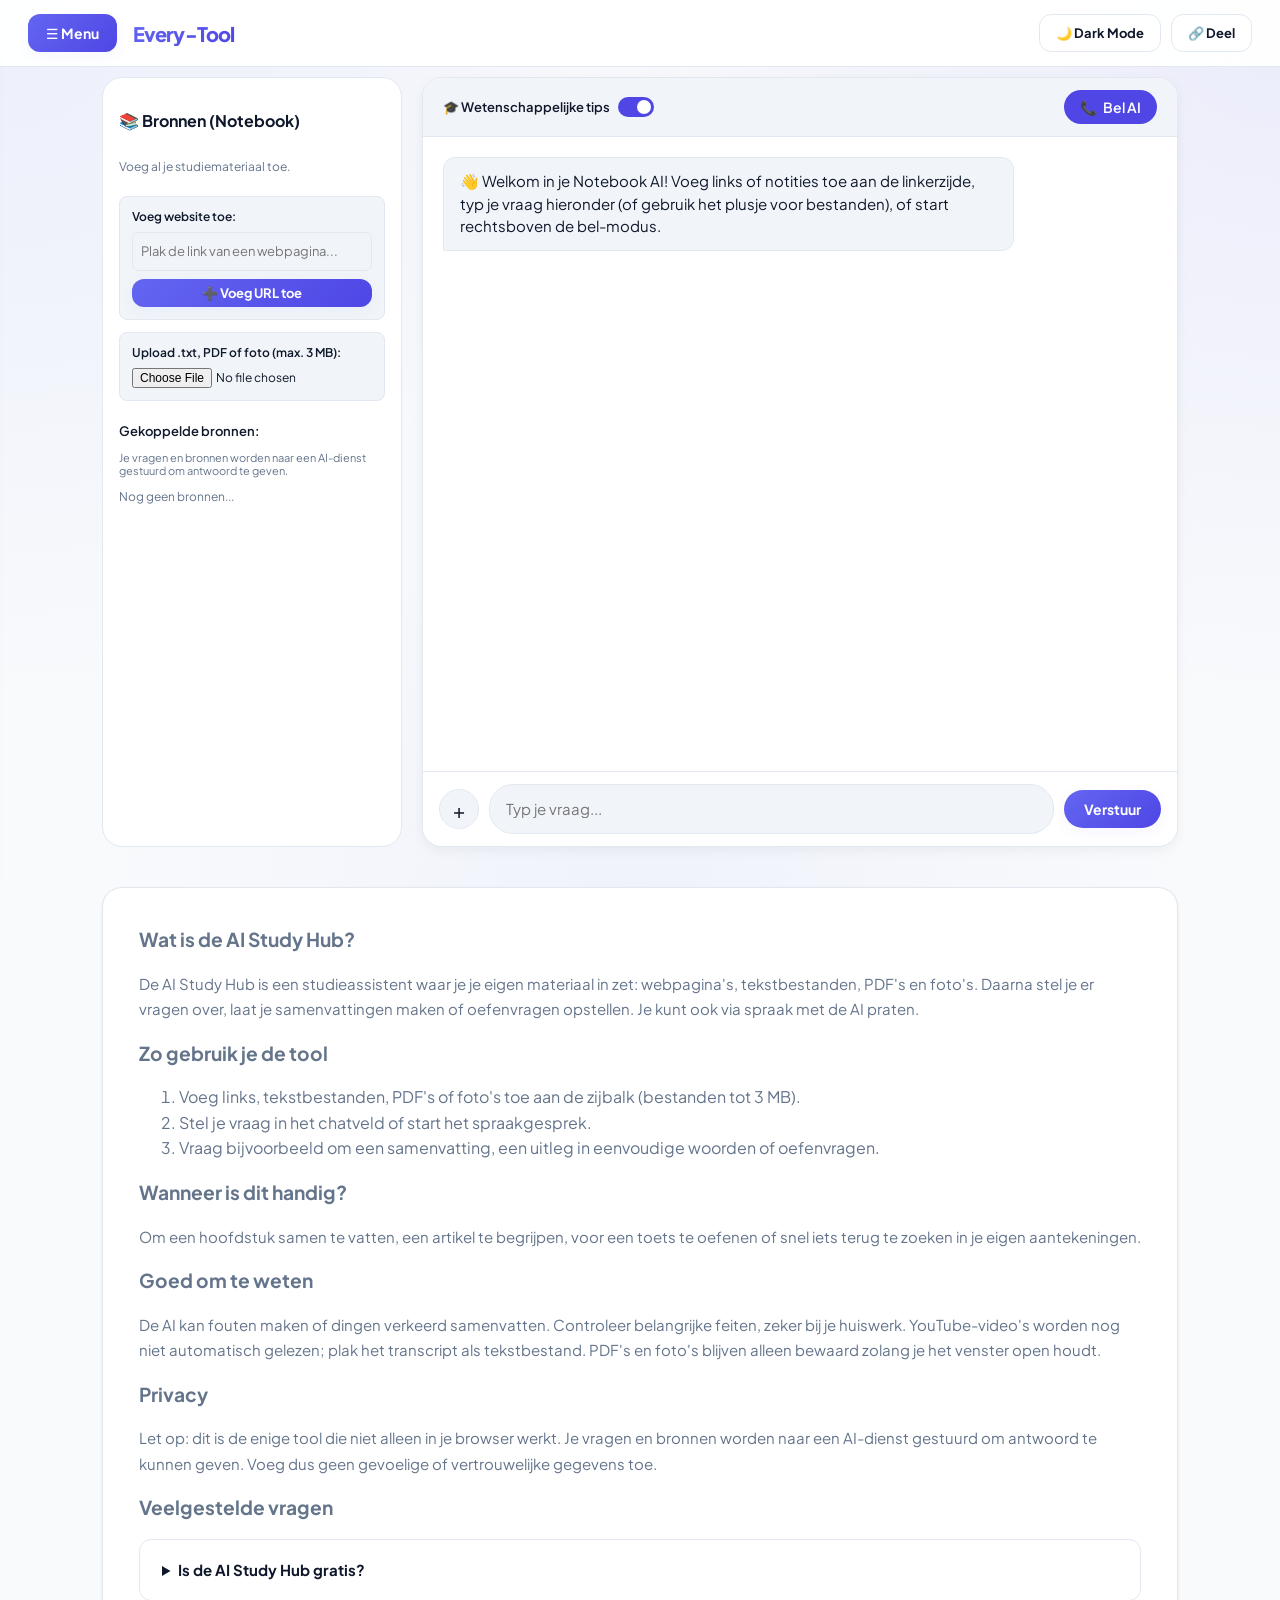
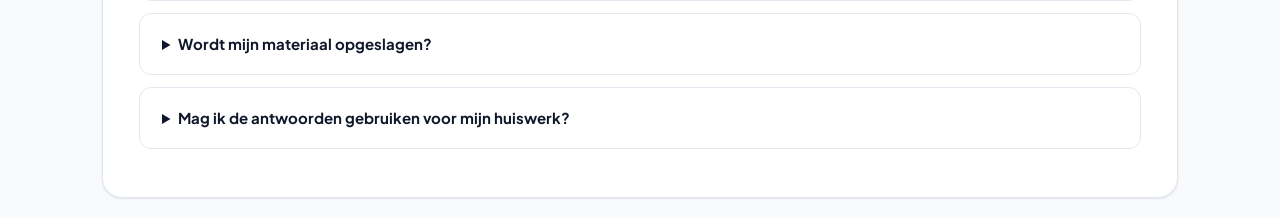
<file: study/index.html>
<!DOCTYPE html>
<html lang="nl" id="html-root">
<head>

  <link rel="preconnect" href="https://fonts.googleapis.com">
<link rel="preconnect" href="https://fonts.gstatic.com" crossorigin>
<link rel="stylesheet" href="https://fonts.googleapis.com/css2?family=Plus+Jakarta+Sans:wght@400;500;600;700;800&display=swap">
  
  <script async src="https://pagead2.googlesyndication.com/pagead/js/adsbygoogle.js?client=ca-pub-3253400496231224" crossorigin="anonymous"></script>
  <meta charset="UTF-8" />
  <meta name="viewport" content="width=device-width, initial-scale=1.0"/>
  <title>AI Study Hub: chat met je eigen studiebronnen | Every-Tool</title>
  <meta name="description" content="Voeg websites, PDF's, afbeeldingen en notities toe en stel er vragen over aan een AI-studieassistent. Ook via spraak."/>
  <link rel="canonical" href="https://every-tool.netlify.app/study/"/>
  <link rel="stylesheet" href="../style.css">
  <style>
    .notebook-layout {
      display: grid;
      grid-template-columns: 1fr;
      gap: 20px;
      height: calc(100vh - 130px);
      max-width: 1200px;
      margin: 0 auto;
    }
    @media (min-width: 900px) {
      .notebook-layout {
        grid-template-columns: 300px 1fr;
      }
    }
    /* Linker bronnen zijbalk (NotebookLM style) */
    .sources-sidebar {
      background: var(--card-bg, #ffffff);
      border-radius: var(--radius-lg, 12px);
      border: 1px solid var(--border-color, #e2e8f0);
      padding: 16px;
      display: flex;
      flex-direction: column;
      gap: 12px;
      overflow-y: auto;
    }
    .source-add-box {
      background: var(--textarea-bg, #f8fafc);
      padding: 12px;
      border-radius: 8px;
      border: 1px solid var(--border-color, #e2e8f0);
      display: flex;
      flex-direction: column;
      gap: 8px;
    }
    .source-item {
      display: flex;
      justify-content: space-between;
      align-items: center;
      padding: 8px 10px;
      background: var(--textarea-bg, #f8fafc);
      border-radius: 6px;
      font-size: 13px;
      border: 1px solid var(--border-color, #e2e8f0);
    }
    /* Rechter chat werkplaats */
    .chat-workspace {
      background: var(--card-bg, #ffffff);
      border-radius: var(--radius-lg, 12px);
      border: 1px solid var(--border-color, #e2e8f0);
      display: flex;
      flex-direction: column;
      overflow: hidden;
      box-shadow: 0 4px 12px rgba(0,0,0,0.05);
    }
    .chat-topbar {
      display: flex;
      align-items: center;
      justify-content: space-between;
      padding: 12px 20px;
      border-bottom: 1px solid var(--border-color, #e2e8f0);
      background: var(--textarea-bg, #f8fafc);
    }
    .chat-messages-area {
      flex: 1;
      padding: 20px;
      overflow-y: auto;
      display: flex;
      flex-direction: column;
      gap: 16px;
    }
    .chat-bubble {
      max-width: 80%;
      padding: 12px 16px;
      border-radius: 12px;
      font-size: 15px;
      line-height: 1.5;
    }
    .chat-bubble.user {
      background: var(--primary, #6366f1);
      color: white;
      align-self: flex-end;
      border-bottom-right-radius: 2px;
    }
    .chat-bubble.ai {
      background: var(--textarea-bg, #f1f5f9);
      color: var(--text-color, #1e293b);
      align-self: flex-start;
      border-bottom-left-radius: 2px;
      border: 1px solid var(--border-color, #e2e8f0);
    }
    .chat-input-bar {
      display: flex;
      align-items: center;
      padding: 12px 16px;
      border-top: 1px solid var(--border-color, #e2e8f0);
      background: var(--card-bg, #ffffff);
      gap: 10px;
    }
    .chat-input-bar input[type="text"] {
      flex: 1;
      padding: 12px 16px;
      border-radius: 24px;
      border: 1px solid var(--border-color, #cbd5e1);
      background: var(--textarea-bg, #f8fafc);
      color: var(--text-color, #1e293b);
      outline: none;
      font-size: 15px;
    }
    .plus-btn {
      width: 40px;
      height: 40px;
      border-radius: 50%;
      background: var(--textarea-bg, #f1f5f9);
      border: 1px solid var(--border-color, #cbd5e1);
      color: var(--text-color, #64748b);
      font-size: 20px;
      display: flex;
      align-items: center;
      justify-content: center;
      cursor: pointer;
      transition: background 0.2s;
    }
    .plus-btn:hover { background: var(--border-color, #e2e8f0); }
    .call-btn-top {
      background: var(--primary, #6366f1);
      color: white;
      border: none;
      padding: 8px 16px;
      border-radius: 20px;
      font-weight: 600;
      cursor: pointer;
      display: flex;
      align-items: center;
      gap: 6px;
      font-size: 14px;
    }
    .call-btn-top.active { background: #ef4444; }
    .toggle-container {
      display: flex;
      align-items: center;
      gap: 8px;
      font-size: 13px;
      font-weight: 600;
    }
    .switch {
      position: relative;
      display: inline-block;
      width: 36px;
      height: 20px;
    }
    .switch input { opacity: 0; width: 0; height: 0; }
    .slider {
      position: absolute; cursor: pointer; top: 0; left: 0; right: 0; bottom: 0;
      background-color: #cbd5e1; transition: .3s; border-radius: 20px;
    }
    .slider:before {
      position: absolute; content: ""; height: 14px; width: 14px; left: 3px; bottom: 3px;
      background-color: white; transition: .3s; border-radius: 50%;
    }
    input:checked + .slider { background-color: var(--primary, #6366f1); }
    input:checked + .slider:before { transform: translateX(16px); }
  </style>
</head>
<body data-theme="light">

  <header class="topbar">
    <div class="topbar-left">
      <button class="hamburger-btn" onclick="toggleSidebar()" aria-label="Open menu">☰ Menu</button>
      <a href="../" class="app-title" style="text-decoration:none;">Every-Tool</a>
    </div>
    <div class="topbar-right">
      <button class="top-action-btn" onclick="toggleDarkMode()" id="darkModeBtn">🌙 Dark Mode</button>
      <button class="top-action-btn" onclick="shareSite()" id="shareBtn">🔗 Deel</button>
    </div>
  </header>

  <div class="overlay" id="overlay" onclick="toggleSidebar()"></div>

  <nav class="nav-sidebar" id="sidebar">
    <div class="sidebar-header">
      <h2 id="menuHeader">Kies een Tool</h2>
      <button class="close-btn" onclick="toggleSidebar()" aria-label="Sluit menu">✕</button>
    </div>
    <div class="tool-group"><a href="../" class="tool-btn" style="text-decoration:none; color:inherit;">🏠 Overzicht / Home</a></div>
    <div class="tool-group"><a href="../timer/" class="tool-btn" style="text-decoration:none; color:inherit;">⏱️ Speech & Presentatie</a></div>
    <div class="tool-group"><a href="../checker/" class="tool-btn" style="text-decoration:none; color:inherit;">✍️ Grammatica Bot</a></div>
    <div class="tool-group"><a href="../ai/" class="tool-btn" style="text-decoration:none; color:inherit;">🤖 AI-Tekst Detector</a></div>
    <div class="tool-group"><a href="../tts/" class="tool-btn" style="text-decoration:none; color:inherit;">🔊 Tekst-naar-Spraak</a></div>
    <div class="tool-group"><a href="../translate/" class="tool-btn" style="text-decoration:none; color:inherit;">🌍 Vertaal Tool</a></div>
    <div class="tool-group"><a href="../qr/" class="tool-btn" style="text-decoration:none; color:inherit;">📱 QR Code Generator</a></div>
    <div class="tool-group"><a href="../converter/" class="tool-btn" style="text-decoration:none; color:inherit;">🔄 Universele Converter</a></div>
    <div class="tool-group"><a href="./" class="tool-btn active" style="text-decoration:none; color:inherit;">🧠 AI Study Hub</a></div>
    <div class="tool-group"><a href="../blog/" class="tool-btn" style="text-decoration:none; color:inherit;">📰 Blog</a></div>
  </nav>

  <main class="container" style="padding-top: 10px; padding-bottom: 20px;">
    <h1 style="position:absolute; left:-9999px;">AI Study Hub</h1>
    <div class="notebook-layout">
      
      <!-- LINKER ZIJBALK: NOTEBOOK BRONNEN BEHEER -->
      <div class="sources-sidebar">
        <h3 style="font-size: 16px; margin-bottom: 4px;">📚 Bronnen (Notebook)</h3>
        <p style="font-size: 12px; color: var(--text-muted); margin-bottom: 10px;">Voeg al je studiemateriaal toe.</p>

        <div class="source-add-box">
          <label for="sourceUrlInput" style="font-size: 12px; font-weight: 600;">Voeg website toe:</label>
          <input type="text" id="sourceUrlInput" placeholder="Plak de link van een webpagina..." style="padding: 8px; font-size: 13px; border-radius: 6px; border: 1px solid var(--border-color);" />
          <button class="btn" onclick="addUrlSource()" style="padding: 6px 12px; font-size: 13px;">➕ Voeg URL toe</button>
        </div>

        <div class="source-add-box">
          <label for="sourceFileInput" style="font-size: 12px; font-weight: 600;">Upload .txt, PDF of foto (max. 3 MB):</label>
          <input type="file" id="sourceFileInput" accept="image/*,.txt,.pdf" style="font-size: 12px;" onchange="handleNotebookFile(this)" />
        </div>

        <div style="font-weight: 600; font-size: 13px; margin-top: 10px;">Gekoppelde bronnen:</div>
        <p style="font-size: 11px; color: var(--text-muted); margin: 0;">Je vragen en bronnen worden naar een AI-dienst gestuurd om antwoord te geven.</p>
        <div id="sourcesListContainer" style="display: flex; flex-direction: column; gap: 6px; max-height: 250px; overflow-y: auto;">
          <div style="font-size: 12px; color: var(--text-muted);">Nog geen bronnen...</div>
        </div>
      </div>

      <!-- RECHTER KANT: CHAT WERKPLAATS -->
      <div class="chat-workspace">
        <div class="chat-topbar">
          <div class="toggle-container">
            <span>🎓 Wetenschappelijke tips</span>
            <label class="switch">
              <input type="checkbox" id="scholarToggle" checked onchange="saveStudySettings()">
              <span class="slider"></span>
            </label>
          </div>
          <button class="call-btn-top" id="callBtn" onclick="toggleVoiceCall()">
            <span id="callIcon">📞</span> <span id="callText">Bel AI</span>
          </button>
        </div>

        <div class="chat-messages-area" id="chatMessages">
          <div class="chat-bubble ai">
            👋 Welkom in je Notebook AI! Voeg links of notities toe aan de linkerzijde, typ je vraag hieronder (of gebruik het plusje voor bestanden), of start rechtsboven de bel-modus.
          </div>
        </div>

        <div class="chat-input-bar">
          <input type="file" id="chatFileInput" accept="image/*,.txt" style="display: none;" onchange="handleChatFile(this)" />
          <button class="plus-btn" onclick="document.getElementById('chatFileInput').click()" title="Voeg bestand toe">+</button>
          <input type="text" id="chatInput" aria-label="Typ je vraag" placeholder="Typ je vraag..." onkeydown="if(event.key === 'Enter') sendUserMessage()" />
          <button class="btn" onclick="sendUserMessage()" style="padding: 10px 20px; border-radius: 20px;">Verstuur</button>
        </div>
      </div>

    </div>

    <section class="info-card" lang="nl" style="margin-top: 40px; text-align: left; color: var(--text-muted); line-height: 1.6;">
      <h2 style="margin-top: 0; font-size: 1.2em;">Wat is de AI Study Hub?</h2>
      <p>De AI Study Hub is een studieassistent waar je je eigen materiaal in zet: webpagina's, tekstbestanden, PDF's en foto's. Daarna stel je er vragen over, laat je samenvattingen maken of oefenvragen opstellen. Je kunt ook via spraak met de AI praten.</p>

      <h2 style="font-size: 1.2em;">Zo gebruik je de tool</h2>
      <ol>
        <li>Voeg links, tekstbestanden, PDF's of foto's toe aan de zijbalk (bestanden tot 3 MB).</li>
        <li>Stel je vraag in het chatveld of start het spraakgesprek.</li>
        <li>Vraag bijvoorbeeld om een samenvatting, een uitleg in eenvoudige woorden of oefenvragen.</li>
      </ol>

      <h2 style="font-size: 1.2em;">Wanneer is dit handig?</h2>
      <p>Om een hoofdstuk samen te vatten, een artikel te begrijpen, voor een toets te oefenen of snel iets terug te zoeken in je eigen aantekeningen.</p>

      <h2 style="font-size: 1.2em;">Goed om te weten</h2>
      <p>De AI kan fouten maken of dingen verkeerd samenvatten. Controleer belangrijke feiten, zeker bij je huiswerk. YouTube-video's worden nog niet automatisch gelezen; plak het transcript als tekstbestand. PDF's en foto's blijven alleen bewaard zolang je het venster open houdt.</p>

      <h2 style="font-size: 1.2em;">Privacy</h2>
      <p>Let op: dit is de enige tool die niet alleen in je browser werkt. Je vragen en bronnen worden naar een AI-dienst gestuurd om antwoord te kunnen geven. Voeg dus geen gevoelige of vertrouwelijke gegevens toe.</p>

      <h2 style="font-size: 1.2em;">Veelgestelde vragen</h2>
      <details><summary><strong>Is de AI Study Hub gratis?</strong></summary><p>Ja, maar er kunnen grenzen gelden aan het aantal vragen als de dienst druk is.</p></details>
      <details><summary><strong>Wordt mijn materiaal opgeslagen?</strong></summary><p>Tekstbronnen worden alleen in je eigen browser bewaard. Voor een antwoord worden je vraag en bronnen naar een AI-dienst gestuurd.</p></details>
      <details><summary><strong>Mag ik de antwoorden gebruiken voor mijn huiswerk?</strong></summary><p>Gebruik ze als hulp om te begrijpen en te oefenen, en controleer de inhoud. Check ook de regels van je school over AI.</p></details>
    </section>
  </main>

  <script src="../script.js"></script>
</body>
</html>
</file>
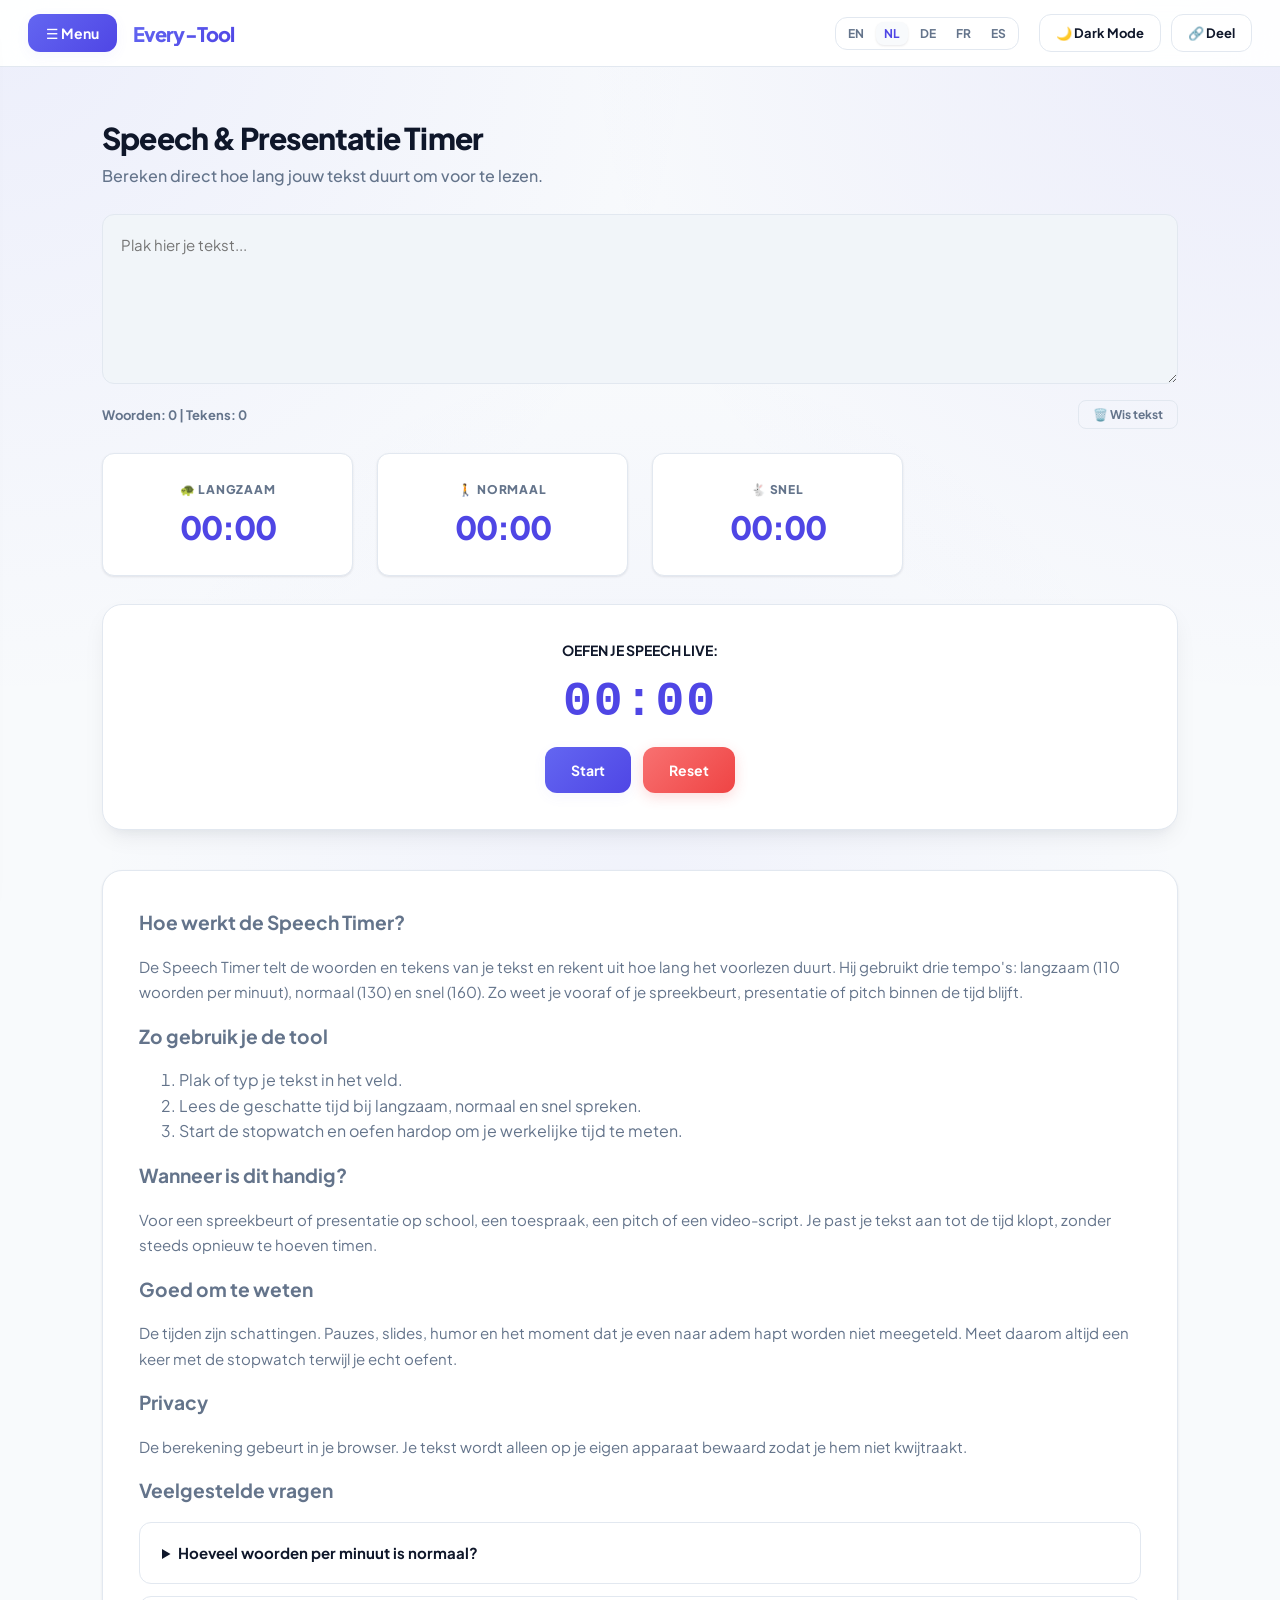
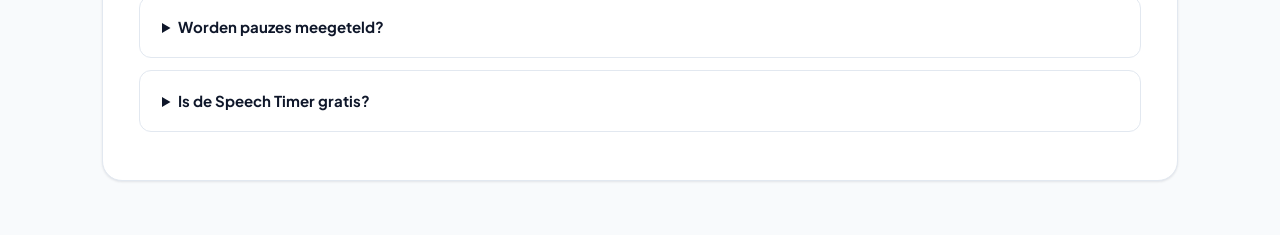
<file: timer/index.html>
<!DOCTYPE html>
<html lang="nl" id="html-root">
<head>
 
  <link rel="preconnect" href="https://fonts.googleapis.com">
<link rel="preconnect" href="https://fonts.gstatic.com" crossorigin>
<link rel="stylesheet" href="https://fonts.googleapis.com/css2?family=Plus+Jakarta+Sans:wght@400;500;600;700;800&display=swap">
  
  <script async src="https://pagead2.googlesyndication.com/pagead/js/adsbygoogle.js?client=ca-pub-3253400496231224"
     crossorigin="anonymous"></script>
  <meta charset="UTF-8" />
  <meta name="viewport" content="width=device-width, initial-scale=1.0"/>
  <title>Speech Timer: hoe lang duurt je presentatie? | Every-Tool</title>
  <meta name="description" content="Plak je tekst en zie direct hoe lang je speech duurt bij langzaam, normaal en snel spreken. Met stopwatch om te oefenen. Gratis, in je browser."/>
  <link rel="canonical" href="https://every-tool.netlify.app/timer/"/>
  <link rel="stylesheet" href="../style.css">
  <script>
    // Direct bij het laden van de pagina de juiste opgeslagen taal toepassen om 'terugspringen' te voorkomen
    (function() {
      const savedLang = localStorage.getItem('everyToolLang') || 'nl';
      document.documentElement.lang = savedLang;
    })();
  </script>
</head>
<body data-theme="light">

  <header class="topbar">
    <div class="topbar-left">
      <button class="hamburger-btn" onclick="toggleSidebar()" aria-label="Open menu">☰ Menu</button>
      <a href="../" class="app-title" style="text-decoration:none; color:inherit;">Every-Tool</a>
    </div>
    
    <div class="topbar-right">
      <!-- TAAL-SCHAKELAAR (EN, NL, DE, FR, ES in de juiste volgorde) -->
      <div class="lang-switcher-top" style="display:inline-flex; gap:4px; margin-right: 10px;">
        <button id="langBtnEn" onclick="setLanguage('en')" style="padding:4px 8px; cursor:pointer;">EN</button>
        <button id="langBtnNl" onclick="setLanguage('nl')" class="active" style="padding:4px 8px; cursor:pointer;">NL</button>
        <button id="langBtnDe" onclick="setLanguage('de')" style="padding:4px 8px; cursor:pointer;">DE</button>
        <button id="langBtnFr" onclick="setLanguage('fr')" style="padding:4px 8px; cursor:pointer;">FR</button>
        <button id="langBtnEs" onclick="setLanguage('es')" style="padding:4px 8px; cursor:pointer;">ES</button>
      </div>

      <button class="top-action-btn" onclick="toggleDarkMode()" id="darkModeBtn">🌙 Dark Mode</button>
      <button class="top-action-btn" onclick="shareSite()" id="shareBtn">🔗 Deel</button>
    </div>
  </header>

  <div class="overlay" id="overlay" onclick="toggleSidebar()"></div>

  <nav class="nav-sidebar" id="sidebar">
    <div class="sidebar-header">
      <h2 id="menuHeader">Kies een Tool</h2>
      <button class="close-btn" onclick="toggleSidebar()" aria-label="Sluit menu">✕</button>
    </div>
    <div class="tool-group"><a href="../" class="tool-btn" id="menuHome" style="text-decoration:none; color:inherit;">🏠 Overzicht / Home</a></div>
    <div class="tool-group"><a href="./" class="tool-btn" id="menuTimer" style="text-decoration:none; color:inherit;">⏱️ Speech & Presentatie</a></div>
    <div class="tool-group"><a href="../checker/" class="tool-btn" id="menuChecker" style="text-decoration:none; color:inherit;">✍️ Grammatica Bot</a></div>
    <div class="tool-group"><a href="../ai/" class="tool-btn" id="menuAi" style="text-decoration:none; color:inherit;">🤖 AI-Tekst Detector</a></div>
    <div class="tool-group"><a href="../tts/" class="tool-btn" id="menuTts" style="text-decoration:none; color:inherit;">🔊 Tekst-naar-Spraak</a></div>
    <div class="tool-group"><a href="../translate/" class="tool-btn" id="menuTranslate" style="text-decoration:none; color:inherit;">🌍 Vertaal Tool</a></div>
    <div class="tool-group"><a href="../qr/" class="tool-btn" id="menuQr" style="text-decoration:none; color:inherit;">📱 QR Code Generator</a></div>
    <div class="tool-group"><a href="../converter/" class="tool-btn" id="menuConverter" style="text-decoration:none; color:inherit;">🔄 Universele Converter</a></div>
    <div class="tool-group"><a href="../blog/" class="tool-btn" id="menuBlog" style="text-decoration:none; color:inherit;">📰 Blog</a></div>
  </nav>

  <main class="container">
    <div class="section-header-wrapper">
      <h1 class="section-title" id="t1Title">Speech & Presentatie Timer</h1>
      <p class="section-subtitle" id="t1Sub">Bereken direct hoe lang jouw tekst duurt om voor te lezen.</p>
    </div>
    <textarea id="text-timer" placeholder="Plak hier je tekst..." oninput="handleTimerInput()"></textarea>
    <div class="stats-bar">
      <span id="stats-timer-text">Woorden: 0 | Tekens: 0</span>
      <button class="btn clear-btn" onclick="clearTextArea('text-timer')">🗑️ Wis tekst</button>
    </div>

    <div class="card-grid">
      <div class="card"><h4 id="slow">🐢 Langzaam</h4><div class="val" id="timeSlow">00:00</div></div>
      <div class="card" id="cardNorm"><h4 id="norm">🚶 Normaal</h4><div class="val" id="timeNorm">00:00</div></div>
      <div class="card"><h4 id="fast">🐇 Snel</h4><div class="val" id="timeFast">00:00</div></div>
    </div>

    <div class="timer-box">
      <h4 style="margin:0; font-size: 14px; text-transform: uppercase;" id="practice">Oefen je speech live:</h4>
      <div class="timer-display" id="stopwatch">00:00</div>
      <div style="display: flex; justify-content: center; gap: 12px; margin-top: 18px; flex-wrap: wrap;">
        <button class="btn" id="startBtn" onclick="startTimer()">Start</button>
        <button class="btn danger" id="resetBtn" onclick="resetTimer()">Reset</button>
      </div>
    </div>

    <!-- UITGEBREIDE UITLEG SECTIE (Inclusief vertaalbare ID's) -->
    <section class="info-card" lang="nl" style="margin-top: 40px; text-align: left; color: var(--text-muted); line-height: 1.6;">
      <h2 style="margin-top: 0; font-size: 1.2em;">Hoe werkt de Speech Timer?</h2>
      <p>De Speech Timer telt de woorden en tekens van je tekst en rekent uit hoe lang het voorlezen duurt. Hij gebruikt drie tempo's: langzaam (110 woorden per minuut), normaal (130) en snel (160). Zo weet je vooraf of je spreekbeurt, presentatie of pitch binnen de tijd blijft.</p>

      <h2 style="font-size: 1.2em;">Zo gebruik je de tool</h2>
      <ol>
        <li>Plak of typ je tekst in het veld.</li>
        <li>Lees de geschatte tijd bij langzaam, normaal en snel spreken.</li>
        <li>Start de stopwatch en oefen hardop om je werkelijke tijd te meten.</li>
      </ol>

      <h2 style="font-size: 1.2em;">Wanneer is dit handig?</h2>
      <p>Voor een spreekbeurt of presentatie op school, een toespraak, een pitch of een video-script. Je past je tekst aan tot de tijd klopt, zonder steeds opnieuw te hoeven timen.</p>

      <h2 style="font-size: 1.2em;">Goed om te weten</h2>
      <p>De tijden zijn schattingen. Pauzes, slides, humor en het moment dat je even naar adem hapt worden niet meegeteld. Meet daarom altijd een keer met de stopwatch terwijl je echt oefent.</p>

      <h2 style="font-size: 1.2em;">Privacy</h2>
      <p>De berekening gebeurt in je browser. Je tekst wordt alleen op je eigen apparaat bewaard zodat je hem niet kwijtraakt.</p>

      <h2 style="font-size: 1.2em;">Veelgestelde vragen</h2>
      <details><summary><strong>Hoeveel woorden per minuut is normaal?</strong></summary><p>Deze tool rekent met 130 woorden per minuut als normaal tempo. Dat is een gangbaar gemiddelde voor een rustige presentatie.</p></details>
      <details><summary><strong>Worden pauzes meegeteld?</strong></summary><p>Nee. Wil je pauzes meenemen, tel er dan een paar seconden bij op of gebruik de stopwatch tijdens een oefenronde.</p></details>
      <details><summary><strong>Is de Speech Timer gratis?</strong></summary><p>Ja, zonder account en zonder limiet.</p></details>
    </section>
  </main>

  <script src="../script.js"></script>
</body>
</html>
</file>
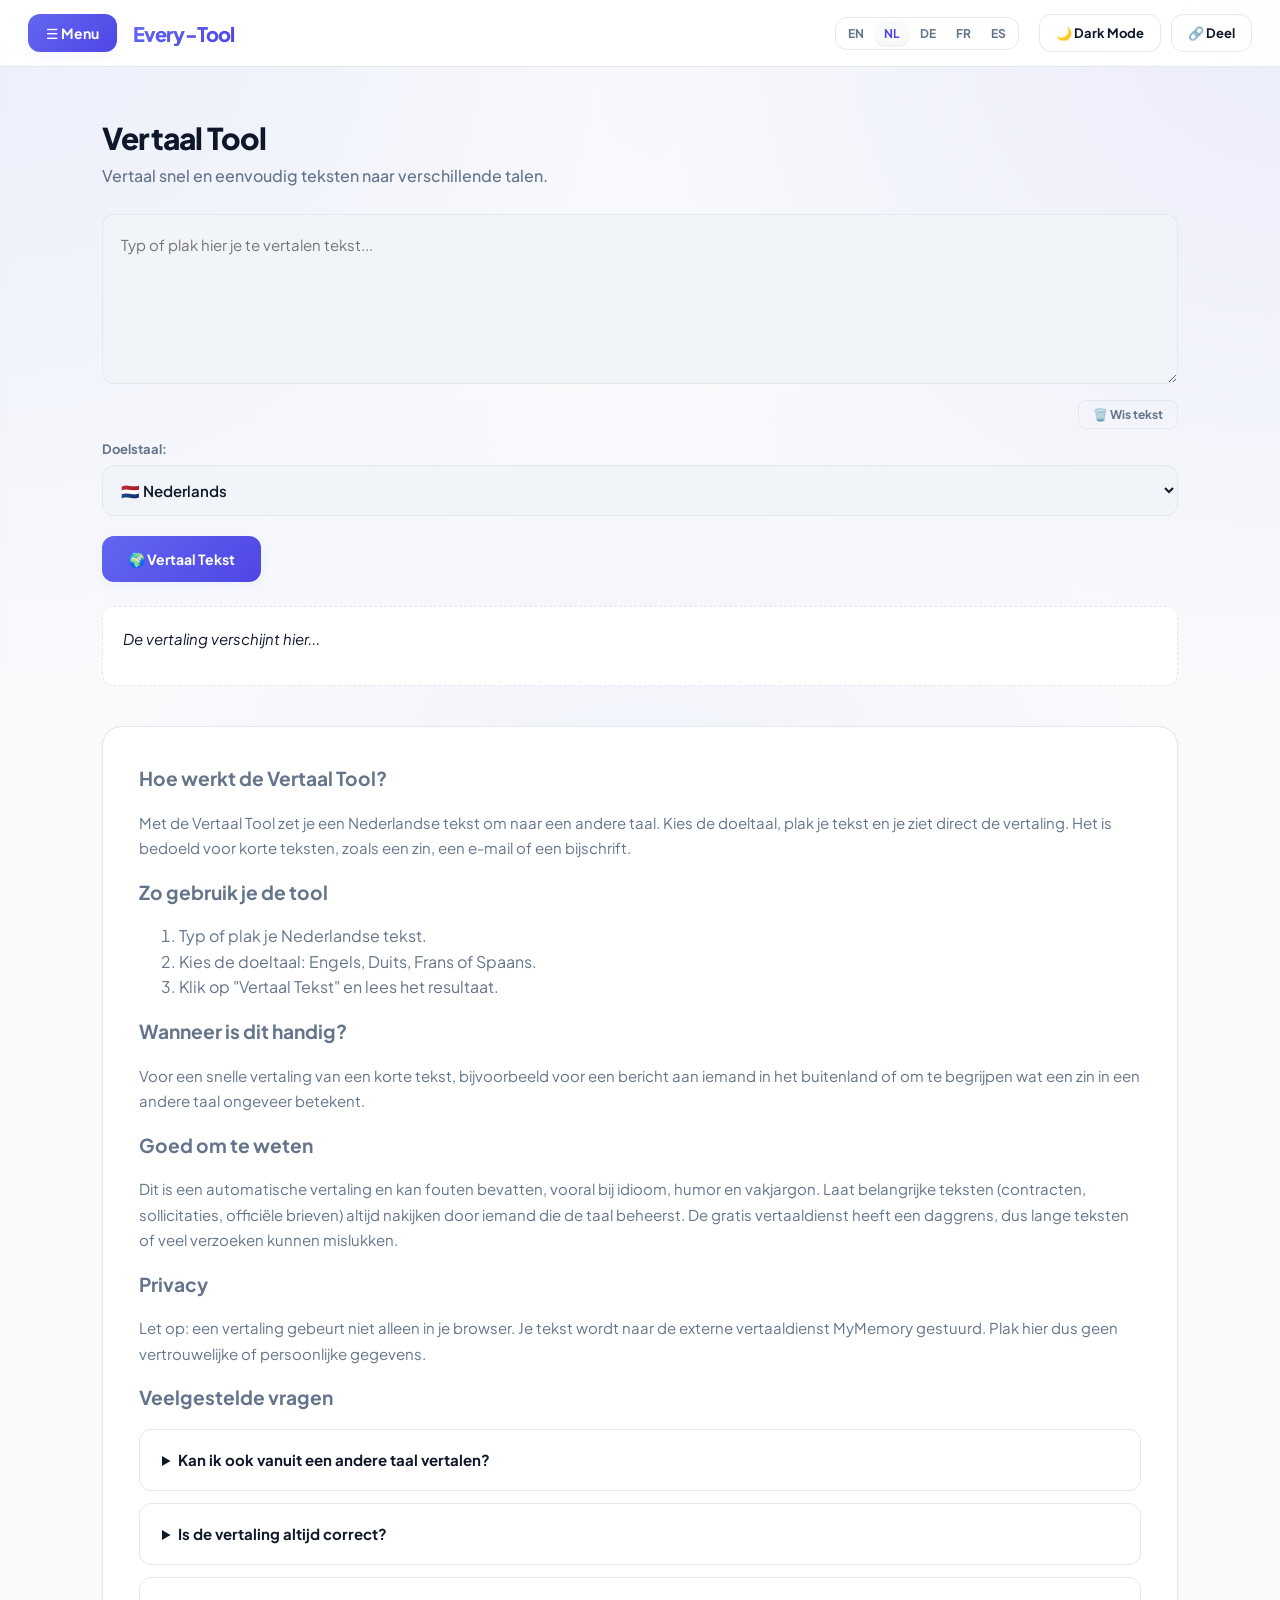
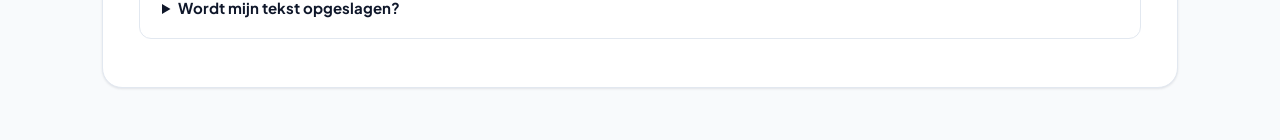
<file: translate/index.html>
<!DOCTYPE html>
<html lang="nl" id="html-root">
<head>

  <link rel="preconnect" href="https://fonts.googleapis.com">
<link rel="preconnect" href="https://fonts.gstatic.com" crossorigin>
<link rel="stylesheet" href="https://fonts.googleapis.com/css2?family=Plus+Jakarta+Sans:wght@400;500;600;700;800&display=swap">
  
  <script async src="https://pagead2.googlesyndication.com/pagead/js/adsbygoogle.js?client=ca-pub-3253400496231224"
     crossorigin="anonymous"></script>
  <meta charset="UTF-8" />
  <meta name="viewport" content="width=device-width, initial-scale=1.0"/>
  <title>Gratis vertaler vanuit het Nederlands | Every-Tool</title>
  <meta name="description" content="Vertaal korte teksten gratis vanuit het Nederlands naar Engels, Duits, Frans of Spaans. Snel, zonder account en zonder installatie."/>
  <link rel="canonical" href="https://every-tool.netlify.app/translate/"/>
  <link rel="stylesheet" href="../style.css">
  <script>
    // Direct bij het laden van de pagina de juiste opgeslagen taal toepassen om 'terugspringen' te voorkomen
    (function() {
      const savedLang = localStorage.getItem('everyToolLang') || 'nl';
      document.documentElement.lang = savedLang;
    })();
  </script>
</head>
<body data-theme="light">

  <header class="topbar">
    <div class="topbar-left">
      <button class="hamburger-btn" onclick="toggleSidebar()" aria-label="Open menu">☰ Menu</button>
      <a href="../" class="app-title" style="text-decoration:none; color:inherit;">Every-Tool</a>
    </div>
    
    <div class="topbar-right">
      <!-- TAAL-SCHAKELAAR (EN, NL, DE, FR, ES in de juiste volgorde) -->
      <div class="lang-switcher-top" style="display:inline-flex; gap:4px; margin-right: 10px;">
        <button id="langBtnEn" onclick="setLanguage('en')" style="padding:4px 8px; cursor:pointer;">EN</button>
        <button id="langBtnNl" onclick="setLanguage('nl')" class="active" style="padding:4px 8px; cursor:pointer;">NL</button>
        <button id="langBtnDe" onclick="setLanguage('de')" style="padding:4px 8px; cursor:pointer;">DE</button>
        <button id="langBtnFr" onclick="setLanguage('fr')" style="padding:4px 8px; cursor:pointer;">FR</button>
        <button id="langBtnEs" onclick="setLanguage('es')" style="padding:4px 8px; cursor:pointer;">ES</button>
      </div>

      <button class="top-action-btn" onclick="toggleDarkMode()" id="darkModeBtn">🌙 Dark Mode</button>
      <button class="top-action-btn" onclick="shareSite()" id="shareBtn">🔗 Deel</button>
    </div>
  </header>

  <div class="overlay" id="overlay" onclick="toggleSidebar()"></div>

  <nav class="nav-sidebar" id="sidebar">
    <div class="sidebar-header">
      <h2 id="menuHeader">Kies een Tool</h2>
      <button class="close-btn" onclick="toggleSidebar()" aria-label="Sluit menu">✕</button>
    </div>
    <div class="tool-group"><a href="../" class="tool-btn" id="menuHome" style="text-decoration:none; color:inherit;">🏠 Overzicht / Home</a></div>
    <div class="tool-group"><a href="../timer/" class="tool-btn" id="menuTimer" style="text-decoration:none; color:inherit;">⏱️ Speech & Presentatie</a></div>
    <div class="tool-group"><a href="../checker/" class="tool-btn" id="menuChecker" style="text-decoration:none; color:inherit;">✍️ Grammatica Bot</a></div>
    <div class="tool-group"><a href="../ai/" class="tool-btn" id="menuAi" style="text-decoration:none; color:inherit;">🤖 AI-Tekst Detector</a></div>
    <div class="tool-group"><a href="../tts/" class="tool-btn" id="menuTts" style="text-decoration:none; color:inherit;">🔊 Tekst-naar-Spraak</a></div>
    <div class="tool-group"><a href="./" class="tool-btn" id="menuTranslate" style="text-decoration:none; color:inherit;">🌍 Vertaal Tool</a></div>
    <div class="tool-group"><a href="../qr/" class="tool-btn" id="menuQr" style="text-decoration:none; color:inherit;">📱 QR Code Generator</a></div>
    <div class="tool-group"><a href="../converter/" class="tool-btn" id="menuConverter" style="text-decoration:none; color:inherit;">🔄 Universele Converter</a></div>
    <div class="tool-group"><a href="../blog/" class="tool-btn" id="menuBlog" style="text-decoration:none; color:inherit;">📰 Blog</a></div>
  </nav>

  <main class="container">
    <div class="section-header-wrapper">
      <h1 class="section-title" id="translateTitle">Vertaal Tool</h1>
      <p class="section-subtitle" id="translateSub">Vertaal snel en eenvoudig teksten naar verschillende talen.</p>
    </div>
    
    <textarea id="text-translate" placeholder="Typ of plak hier je te vertalen tekst..." oninput="saveToLocal('text-translate', this.value)"></textarea>
    <div style="display: flex; justify-content: flex-end; margin-bottom: 12px;">
      <button class="btn clear-btn" onclick="clearTextArea('text-translate')">🗑️ Wis tekst</button>
    </div>

    <div class="tts-controls-row">
      <div class="tts-control-group">
        <label for="targetLangSelect" id="translateLabelLang">Doelstaal:</label>
        <select id="targetLangSelect" class="tts-select">
          <option value="nl" id="trOptNl">🇳🇱 Nederlands</option>
          <option value="en" id="trOptEn">🇬🇧 Engels</option>
          <option value="de" id="trOptDe">🇩🇪 Duits</option>
          <option value="fr" id="trOptFr">🇫🇷 Frans</option>
          <option value="es" id="trOptEs">🇪🇸 Spaans</option>
        </select>
      </div>
    </div>

    <div class="action-bar">
      <button class="btn" id="translateBtn" onclick="runTranslation()">🌍 Vertaal Tekst</button>
    </div>

    <div class="translation-preview" id="translateResultBox">
      <em id="translateResultPlaceholder">De vertaling verschijnt hier...</em>
    </div>

    <!-- UITGEBREIDE UITLEG SECTIE (Inclusief vertaalbare ID's) -->
    <section class="info-card" lang="nl" style="margin-top: 40px; text-align: left; color: var(--text-muted); line-height: 1.6;">
      <h2 style="margin-top: 0; font-size: 1.2em;">Hoe werkt de Vertaal Tool?</h2>
      <p>Met de Vertaal Tool zet je een Nederlandse tekst om naar een andere taal. Kies de doeltaal, plak je tekst en je ziet direct de vertaling. Het is bedoeld voor korte teksten, zoals een zin, een e-mail of een bijschrift.</p>

      <h2 style="font-size: 1.2em;">Zo gebruik je de tool</h2>
      <ol>
        <li>Typ of plak je Nederlandse tekst.</li>
        <li>Kies de doeltaal: Engels, Duits, Frans of Spaans.</li>
        <li>Klik op "Vertaal Tekst" en lees het resultaat.</li>
      </ol>

      <h2 style="font-size: 1.2em;">Wanneer is dit handig?</h2>
      <p>Voor een snelle vertaling van een korte tekst, bijvoorbeeld voor een bericht aan iemand in het buitenland of om te begrijpen wat een zin in een andere taal ongeveer betekent.</p>

      <h2 style="font-size: 1.2em;">Goed om te weten</h2>
      <p>Dit is een automatische vertaling en kan fouten bevatten, vooral bij idioom, humor en vakjargon. Laat belangrijke teksten (contracten, sollicitaties, officiële brieven) altijd nakijken door iemand die de taal beheerst. De gratis vertaaldienst heeft een daggrens, dus lange teksten of veel verzoeken kunnen mislukken.</p>

      <h2 style="font-size: 1.2em;">Privacy</h2>
      <p>Let op: een vertaling gebeurt niet alleen in je browser. Je tekst wordt naar de externe vertaaldienst MyMemory gestuurd. Plak hier dus geen vertrouwelijke of persoonlijke gegevens.</p>

      <h2 style="font-size: 1.2em;">Veelgestelde vragen</h2>
      <details><summary><strong>Kan ik ook vanuit een andere taal vertalen?</strong></summary><p>Nee, de bron is nu altijd Nederlands.</p></details>
      <details><summary><strong>Is de vertaling altijd correct?</strong></summary><p>Nee. Het is een automatische vertaling, handig als hulp maar niet foutloos.</p></details>
      <details><summary><strong>Wordt mijn tekst opgeslagen?</strong></summary><p>Je tekst wordt voor de vertaling naar MyMemory gestuurd. Hoe die dienst daarmee omgaat, bepaalt zij zelf. Gebruik de tool daarom niet voor gevoelige teksten.</p></details>
    </section>
  </main>

  <script src="../script.js"></script>
</body>
</html>
</file>
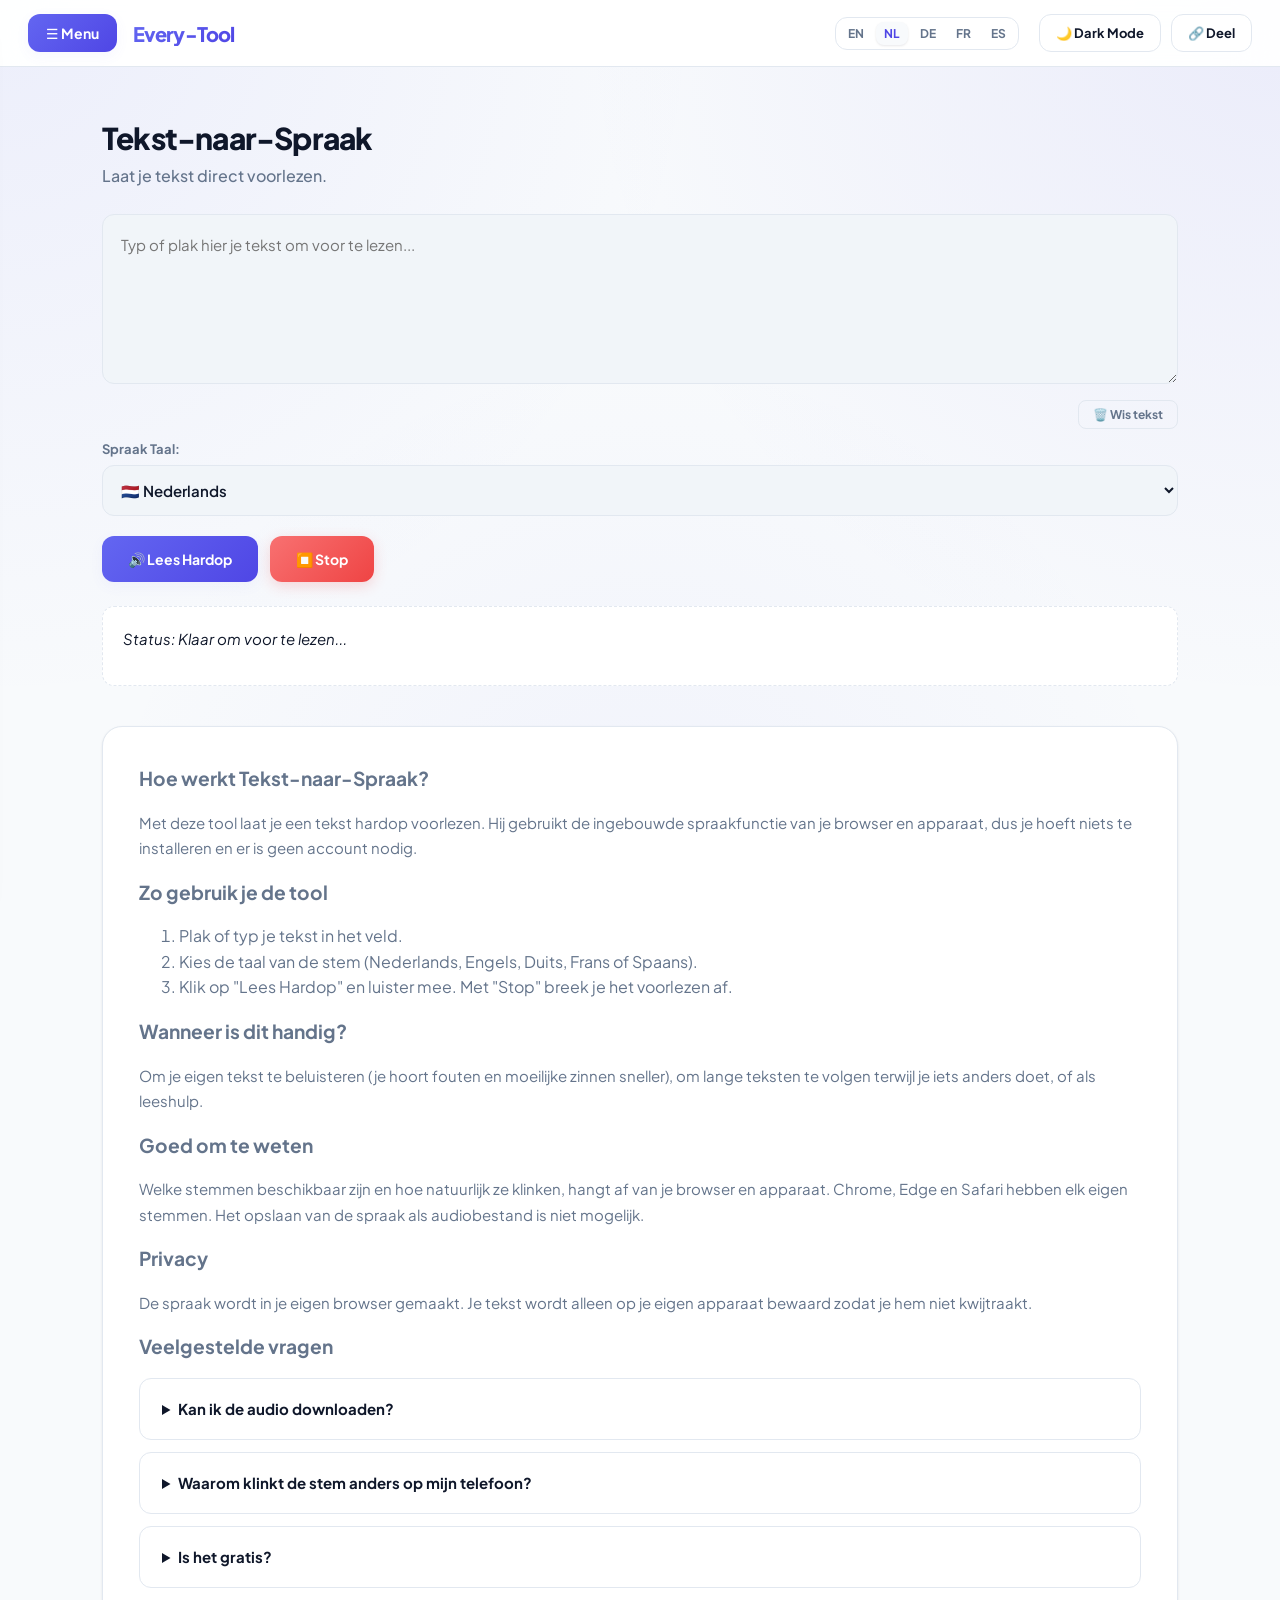
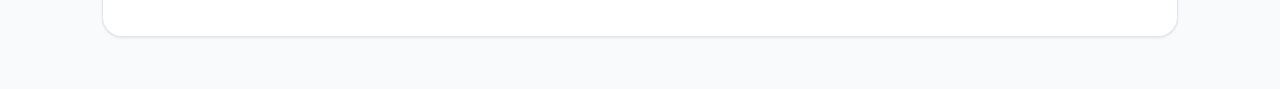
<file: tts/index.html>
<!DOCTYPE html>
<html lang="nl" id="html-root">
<head>

  <link rel="preconnect" href="https://fonts.googleapis.com">
<link rel="preconnect" href="https://fonts.gstatic.com" crossorigin>
<link rel="stylesheet" href="https://fonts.googleapis.com/css2?family=Plus+Jakarta+Sans:wght@400;500;600;700;800&display=swap">
  
  <script async src="https://pagead2.googlesyndication.com/pagead/js/adsbygoogle.js?client=ca-pub-3253400496231224"
     crossorigin="anonymous"></script>
  <meta charset="UTF-8" />
  <meta name="viewport" content="width=device-width, initial-scale=1.0"/>
  <title>Tekst-naar-spraak: laat je tekst voorlezen | Every-Tool</title>
  <meta name="description" content="Laat een tekst gratis voorlezen met de stem van je eigen browser. Geen account, niets te installeren, je tekst blijft op je apparaat."/>
  <link rel="canonical" href="https://every-tool.netlify.app/tts/"/>
  <link rel="stylesheet" href="../style.css">
  <script>
    // Direct bij het laden van de pagina de juiste opgeslagen taal toepassen om 'terugspringen' te voorkomen
    (function() {
      const savedLang = localStorage.getItem('everyToolLang') || 'nl';
      document.documentElement.lang = savedLang;
    })();
  </script>
</head>
<body data-theme="light">

  <header class="topbar">
    <div class="topbar-left">
      <button class="hamburger-btn" onclick="toggleSidebar()" aria-label="Open menu">☰ Menu</button>
      <a href="../" class="app-title" style="text-decoration:none; color:inherit;">Every-Tool</a>
    </div>
    
    <div class="topbar-right">
      <!-- TAAL-SCHAKELAAR (EN, NL, DE, FR, ES in de juiste volgorde) -->
      <div class="lang-switcher-top" style="display:inline-flex; gap:4px; margin-right: 10px;">
        <button id="langBtnEn" onclick="setLanguage('en')" style="padding:4px 8px; cursor:pointer;">EN</button>
        <button id="langBtnNl" onclick="setLanguage('nl')" class="active" style="padding:4px 8px; cursor:pointer;">NL</button>
        <button id="langBtnDe" onclick="setLanguage('de')" style="padding:4px 8px; cursor:pointer;">DE</button>
        <button id="langBtnFr" onclick="setLanguage('fr')" style="padding:4px 8px; cursor:pointer;">FR</button>
        <button id="langBtnEs" onclick="setLanguage('es')" style="padding:4px 8px; cursor:pointer;">ES</button>
      </div>

      <button class="top-action-btn" onclick="toggleDarkMode()" id="darkModeBtn">🌙 Dark Mode</button>
      <button class="top-action-btn" onclick="shareSite()" id="shareBtn">🔗 Deel</button>
    </div>
  </header>

  <div class="overlay" id="overlay" onclick="toggleSidebar()"></div>

  <nav class="nav-sidebar" id="sidebar">
    <div class="sidebar-header">
      <h2 id="menuHeader">Kies een Tool</h2>
      <button class="close-btn" onclick="toggleSidebar()" aria-label="Sluit menu">✕</button>
    </div>
    <div class="tool-group"><a href="../" class="tool-btn" id="menuHome" style="text-decoration:none; color:inherit;">🏠 Overzicht / Home</a></div>
    <div class="tool-group"><a href="../timer/" class="tool-btn" id="menuTimer" style="text-decoration:none; color:inherit;">⏱️ Speech & Presentatie</a></div>
    <div class="tool-group"><a href="../checker/" class="tool-btn" id="menuChecker" style="text-decoration:none; color:inherit;">✍️ Grammatica Bot</a></div>
    <div class="tool-group"><a href="../ai/" class="tool-btn" id="menuAi" style="text-decoration:none; color:inherit;">🤖 AI-Tekst Detector</a></div>
    <div class="tool-group"><a href="./" class="tool-btn" id="menuTts" style="text-decoration:none; color:inherit;">🔊 Tekst-naar-Spraak</a></div>
    <div class="tool-group"><a href="../translate/" class="tool-btn" id="menuTranslate" style="text-decoration:none; color:inherit;">🌍 Vertaal Tool</a></div>
    <div class="tool-group"><a href="../qr/" class="tool-btn" id="menuQr" style="text-decoration:none; color:inherit;">📱 QR Code Generator</a></div>
    <div class="tool-group"><a href="../converter/" class="tool-btn" id="menuConverter" style="text-decoration:none; color:inherit;">🔄 Universele Converter</a></div>
    <div class="tool-group"><a href="../blog/" class="tool-btn" id="menuBlog" style="text-decoration:none; color:inherit;">📰 Blog</a></div>
  </nav>

  <main class="container">
    <div class="section-header-wrapper">
      <h1 class="section-title" id="ttsTitle">Tekst-naar-Spraak</h1>
      <p class="section-subtitle" id="ttsSub">Laat je tekst direct voorlezen.</p>
    </div>
    <textarea id="text-tts" placeholder="Typ of plak hier je tekst om voor te lezen..." oninput="saveToLocal('text-tts', this.value)"></textarea>
    <div style="display: flex; justify-content: flex-end; margin-bottom: 12px;">
      <button class="btn clear-btn" onclick="clearTextArea('text-tts')">🗑️ Wis tekst</button>
    </div>
    
    <div class="tts-controls-row">
      <div class="tts-control-group">
        <label for="voiceLangTts" id="ttsLabelLang">Spraak Taal:</label>
        <select id="voiceLangTts" class="tts-select">
          <option value="nl-NL" id="optNl">🇳🇱 Nederlands</option>
          <option value="en-US" id="optEn">🇬🇧 Engels</option>
          <option value="de-DE" id="optDe">🇩🇪 Duits</option>
          <option value="fr-FR" id="optFr">🇫🇷 Frans</option>
          <option value="es-ES" id="optEs">🇪🇸 Spaans</option>
        </select>
      </div>
    </div>

    <div class="action-bar">
      <button class="btn" id="speakBtn" onclick="speakText()">🔊 Lees Hardop</button>
      <button class="btn danger" id="stopSpeechBtn" onclick="stopSpeech()">⏹️ Stop</button>
    </div>

    <div class="translation-preview" id="ttsStatusBox">
      <em id="ttsStatusPlaceholder">Status: Klaar om voor te lezen...</em>
    </div>

    <!-- UITGEBREIDE UITLEG SECTIE (Inclusief vertaalbare ID's) -->
    <section class="info-card" lang="nl" style="margin-top: 40px; text-align: left; color: var(--text-muted); line-height: 1.6;">
      <h2 style="margin-top: 0; font-size: 1.2em;">Hoe werkt Tekst-naar-Spraak?</h2>
      <p>Met deze tool laat je een tekst hardop voorlezen. Hij gebruikt de ingebouwde spraakfunctie van je browser en apparaat, dus je hoeft niets te installeren en er is geen account nodig.</p>

      <h2 style="font-size: 1.2em;">Zo gebruik je de tool</h2>
      <ol>
        <li>Plak of typ je tekst in het veld.</li>
        <li>Kies de taal van de stem (Nederlands, Engels, Duits, Frans of Spaans).</li>
        <li>Klik op "Lees Hardop" en luister mee. Met "Stop" breek je het voorlezen af.</li>
      </ol>

      <h2 style="font-size: 1.2em;">Wanneer is dit handig?</h2>
      <p>Om je eigen tekst te beluisteren (je hoort fouten en moeilijke zinnen sneller), om lange teksten te volgen terwijl je iets anders doet, of als leeshulp.</p>

      <h2 style="font-size: 1.2em;">Goed om te weten</h2>
      <p>Welke stemmen beschikbaar zijn en hoe natuurlijk ze klinken, hangt af van je browser en apparaat. Chrome, Edge en Safari hebben elk eigen stemmen. Het opslaan van de spraak als audiobestand is niet mogelijk.</p>

      <h2 style="font-size: 1.2em;">Privacy</h2>
      <p>De spraak wordt in je eigen browser gemaakt. Je tekst wordt alleen op je eigen apparaat bewaard zodat je hem niet kwijtraakt.</p>

      <h2 style="font-size: 1.2em;">Veelgestelde vragen</h2>
      <details><summary><strong>Kan ik de audio downloaden?</strong></summary><p>Nee, de tool speelt de tekst alleen af. Het opslaan als audiobestand is niet beschikbaar.</p></details>
      <details><summary><strong>Waarom klinkt de stem anders op mijn telefoon?</strong></summary><p>Elke browser en elk apparaat heeft eigen stemmen. De tool gebruikt wat jouw apparaat aanbiedt.</p></details>
      <details><summary><strong>Is het gratis?</strong></summary><p>Ja, zonder account en zonder limiet.</p></details>
    </section>
  </main>

  <script src="../script.js"></script>
</body>
</html>
</file>
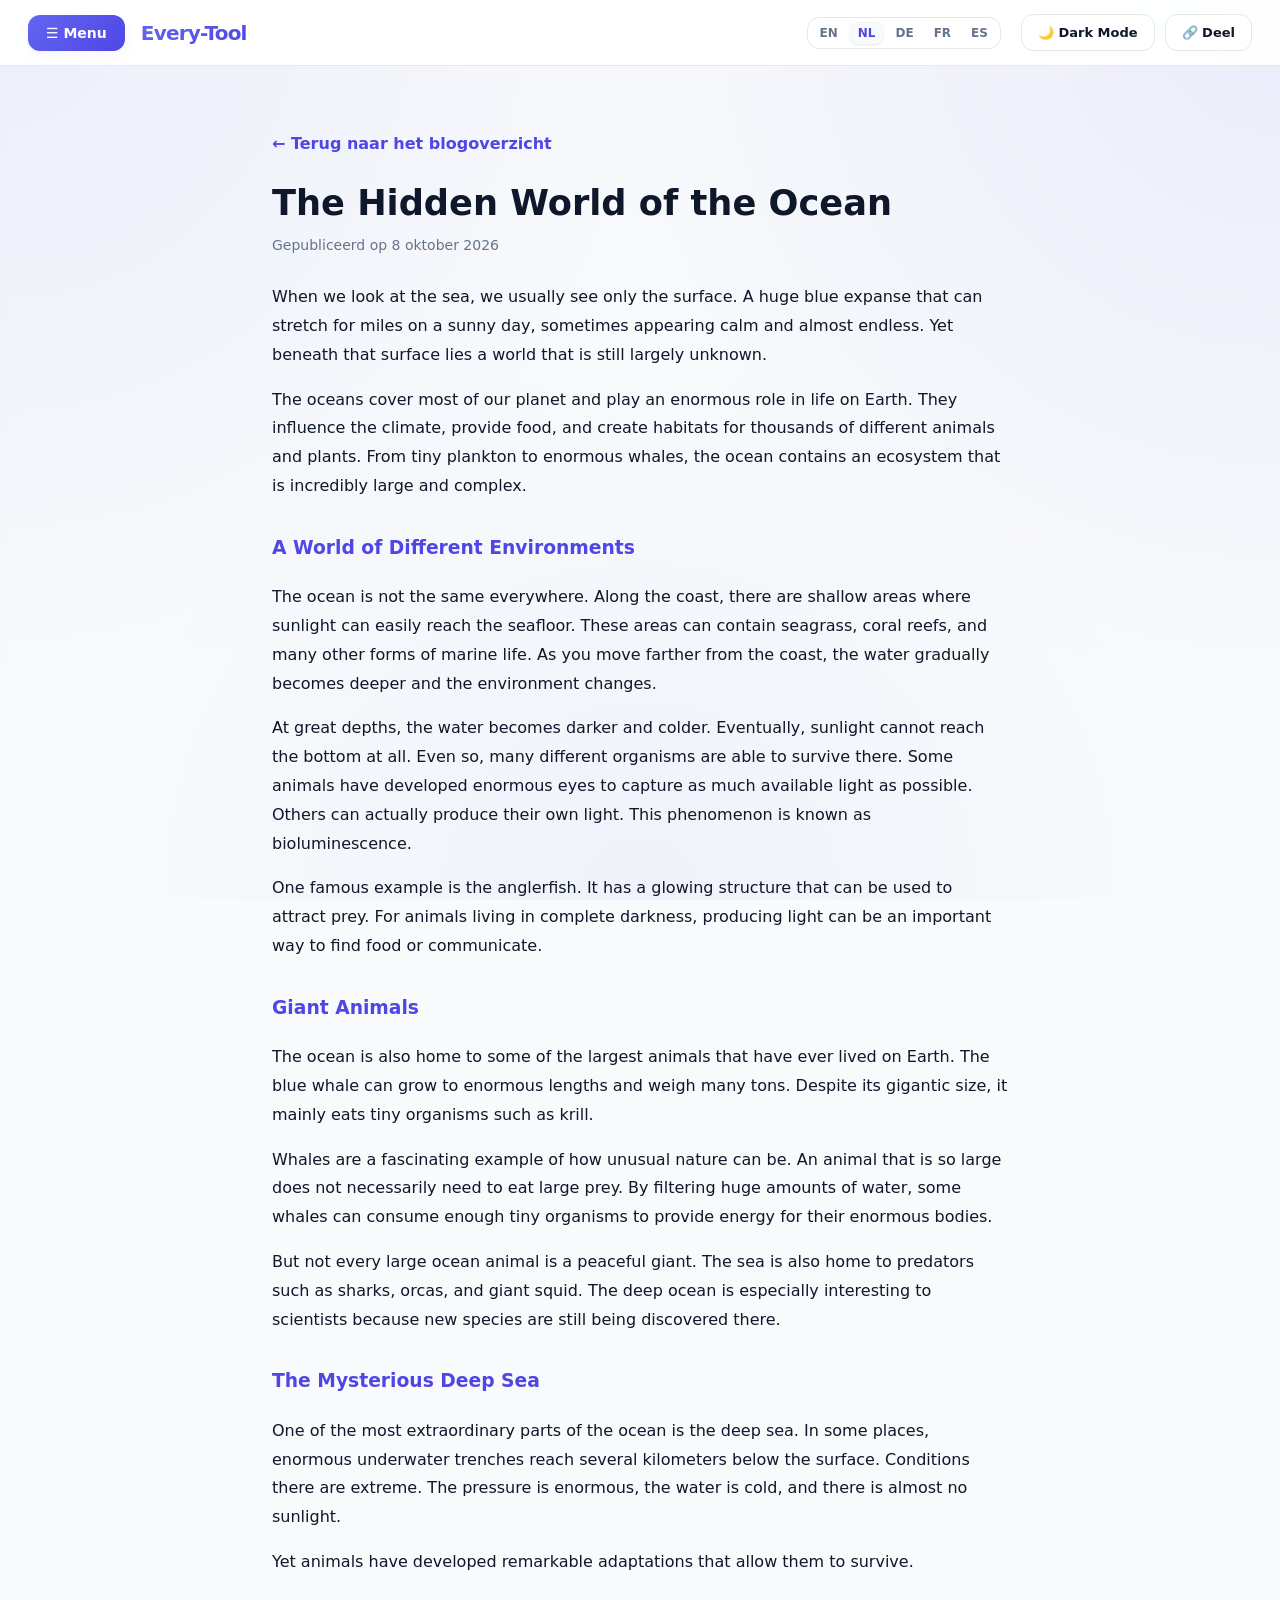
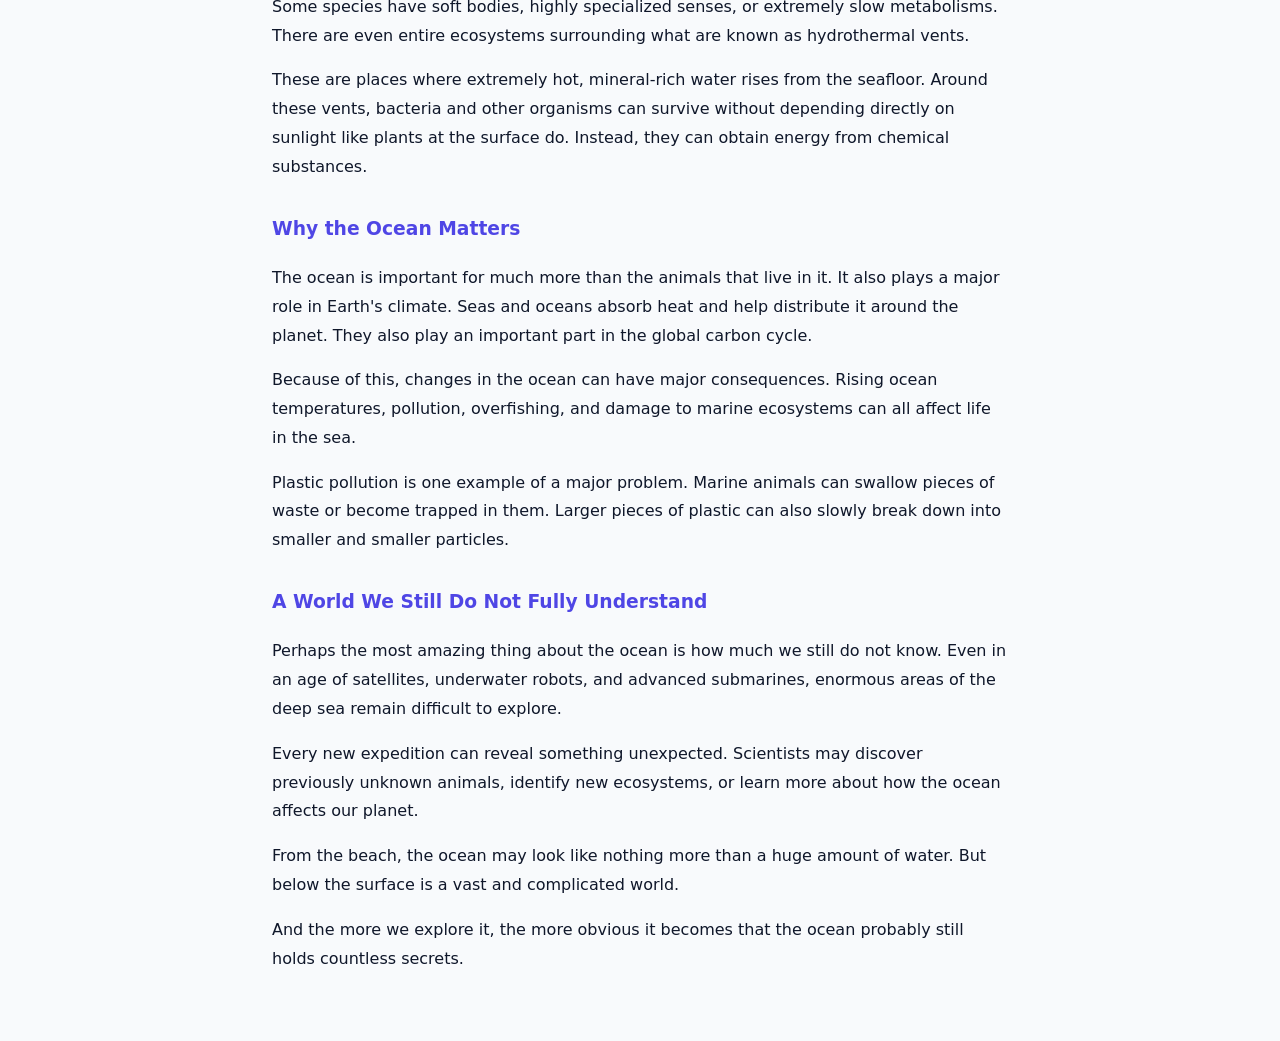
<file: blog/the hidden world of the ocean.html>
<!DOCTYPE html>
<html lang="nl" id="html-root">
<head>
  <meta charset="UTF-8" />
  <meta name="viewport" content="width=device-width, initial-scale=1.0"/>
  <title>The Hidden World of the Ocean | Every-Tool Blog</title>
  <meta name="description" content="Ontdek wat er zich allemaal afspeelt onder het wateroppervlak van de oceanen."/>
  <link rel="stylesheet" href="../style.css">
  <script>
    (function() {
      const savedLang = localStorage.getItem('everyToolLang') || 'nl';
      document.documentElement.lang = savedLang;
    })();
  </script>
</head>
<body data-theme="light">

  <header class="topbar">
    <div class="topbar-left">
      <button class="hamburger-btn" onclick="toggleSidebar()" aria-label="Open menu">☰ Menu</button>
      <a href="../" class="app-title" style="text-decoration:none; color:inherit;">Every-Tool</a>
    </div>
    
    <div class="topbar-right">
      <div class="lang-switcher-top" style="display:inline-flex; gap:4px; margin-right: 10px;">
        <button id="langBtnEn" onclick="setLanguage('en')" style="padding:4px 8px; cursor:pointer;">EN</button>
        <button id="langBtnNl" onclick="setLanguage('nl')" class="active" style="padding:4px 8px; cursor:pointer;">NL</button>
        <button id="langBtnDe" onclick="setLanguage('de')" style="padding:4px 8px; cursor:pointer;">DE</button>
        <button id="langBtnFr" onclick="setLanguage('fr')" style="padding:4px 8px; cursor:pointer;">FR</button>
        <button id="langBtnEs" onclick="setLanguage('es')" style="padding:4px 8px; cursor:pointer;">ES</button>
      </div>

      <button class="top-action-btn" onclick="toggleDarkMode()" id="darkModeBtn">🌙 Dark Mode</button>
      <button class="top-action-btn" onclick="shareSite()" id="shareBtn">🔗 Deel</button>
    </div>
  </header>

  <div class="overlay" id="overlay" onclick="toggleSidebar()"></div>

  <nav class="nav-sidebar" id="sidebar">
    <div class="sidebar-header">
      <h2 id="menuHeader">Kies een Tool</h2>
      <button class="close-btn" onclick="toggleSidebar()" aria-label="Sluit menu">✕</button>
    </div>
    <div class="tool-group"><a href="../" class="tool-btn" id="menuHome" style="text-decoration:none; color:inherit;">🏠 Overzicht / Home</a></div>
    <div class="tool-group"><a href="../timer/" class="tool-btn" id="menuTimer" style="text-decoration:none; color:inherit;">⏱️ Speech & Presentatie</a></div>
    <div class="tool-group"><a href="../checker/" class="tool-btn" id="menuChecker" style="text-decoration:none; color:inherit;">✍️ Grammatica Bot</a></div>
    <div class="tool-group"><a href="../ai/" class="tool-btn" id="menuAi" style="text-decoration:none; color:inherit;">🤖 AI-Tekst Detector</a></div>
    <div class="tool-group"><a href="../tts/" class="tool-btn" id="menuTts" style="text-decoration:none; color:inherit;">🔊 Tekst-naar-Spraak</a></div>
    <div class="tool-group"><a href="../translate/" class="tool-btn" id="menuTranslate" style="text-decoration:none; color:inherit;">🌍 Vertaal Tool</a></div>
    <div class="tool-group"><a href="../qr/" class="tool-btn" id="menuQr" style="text-decoration:none; color:inherit;">📱 QR Code Generator</a></div>
    <div class="tool-group"><a href="../converter/" class="tool-btn" id="menuConverter" style="text-decoration:none; color:inherit;">🔄 Universele Converter</a></div>
    <div class="tool-group"><a href="./" class="tool-btn" id="menuBlog" style="text-decoration:none; color:inherit;">📰 Blog</a></div>
  </nav>

  <main class="container" style="max-width: 800px; text-align: left;">
    <p><a href="./" style="color: var(--primary); text-decoration: none; font-weight: bold;">← Terug naar het blogoverzicht</a></p>
    
    <article style="margin-top: 20px;">
      <h1 style="font-size: 2.2rem; margin-bottom: 8px;">The Hidden World of the Ocean</h1>
      <p style="color: var(--text-muted); font-size: 14px; margin-bottom: 30px;">Gepubliceerd op 8 oktober 2026</p>
      
      <div style="line-height: 1.8; color: var(--text);">
        <p>When we look at the sea, we usually see only the surface. A huge blue expanse that can stretch for miles on a sunny day, sometimes appearing calm and almost endless. Yet beneath that surface lies a world that is still largely unknown.</p>
        <p>The oceans cover most of our planet and play an enormous role in life on Earth. They influence the climate, provide food, and create habitats for thousands of different animals and plants. From tiny plankton to enormous whales, the ocean contains an ecosystem that is incredibly large and complex.</p>

        <h3 style="margin-top: 30px; color: var(--primary);">A World of Different Environments</h3>
        <p>The ocean is not the same everywhere. Along the coast, there are shallow areas where sunlight can easily reach the seafloor. These areas can contain seagrass, coral reefs, and many other forms of marine life. As you move farther from the coast, the water gradually becomes deeper and the environment changes.</p>
        <p>At great depths, the water becomes darker and colder. Eventually, sunlight cannot reach the bottom at all. Even so, many different organisms are able to survive there. Some animals have developed enormous eyes to capture as much available light as possible. Others can actually produce their own light. This phenomenon is known as bioluminescence.</p>
        <p>One famous example is the anglerfish. It has a glowing structure that can be used to attract prey. For animals living in complete darkness, producing light can be an important way to find food or communicate.</p>

        <h3 style="margin-top: 30px; color: var(--primary);">Giant Animals</h3>
        <p>The ocean is also home to some of the largest animals that have ever lived on Earth. The blue whale can grow to enormous lengths and weigh many tons. Despite its gigantic size, it mainly eats tiny organisms such as krill.</p>
        <p>Whales are a fascinating example of how unusual nature can be. An animal that is so large does not necessarily need to eat large prey. By filtering huge amounts of water, some whales can consume enough tiny organisms to provide energy for their enormous bodies.</p>
        <p>But not every large ocean animal is a peaceful giant. The sea is also home to predators such as sharks, orcas, and giant squid. The deep ocean is especially interesting to scientists because new species are still being discovered there.</p>

        <h3 style="margin-top: 30px; color: var(--primary);">The Mysterious Deep Sea</h3>
        <p>One of the most extraordinary parts of the ocean is the deep sea. In some places, enormous underwater trenches reach several kilometers below the surface. Conditions there are extreme. The pressure is enormous, the water is cold, and there is almost no sunlight.</p>
        <p>Yet animals have developed remarkable adaptations that allow them to survive.</p>
        <p>Some species have soft bodies, highly specialized senses, or extremely slow metabolisms. There are even entire ecosystems surrounding what are known as hydrothermal vents.</p>
        <p>These are places where extremely hot, mineral-rich water rises from the seafloor. Around these vents, bacteria and other organisms can survive without depending directly on sunlight like plants at the surface do. Instead, they can obtain energy from chemical substances.</p>

        <h3 style="margin-top: 30px; color: var(--primary);">Why the Ocean Matters</h3>
        <p>The ocean is important for much more than the animals that live in it. It also plays a major role in Earth's climate. Seas and oceans absorb heat and help distribute it around the planet. They also play an important part in the global carbon cycle.</p>
        <p>Because of this, changes in the ocean can have major consequences. Rising ocean temperatures, pollution, overfishing, and damage to marine ecosystems can all affect life in the sea.</p>
        <p>Plastic pollution is one example of a major problem. Marine animals can swallow pieces of waste or become trapped in them. Larger pieces of plastic can also slowly break down into smaller and smaller particles.</p>

        <h3 style="margin-top: 30px; color: var(--primary);">A World We Still Do Not Fully Understand</h3>
        <p>Perhaps the most amazing thing about the ocean is how much we still do not know. Even in an age of satellites, underwater robots, and advanced submarines, enormous areas of the deep sea remain difficult to explore.</p>
        <p>Every new expedition can reveal something unexpected. Scientists may discover previously unknown animals, identify new ecosystems, or learn more about how the ocean affects our planet.</p>
        <p>From the beach, the ocean may look like nothing more than a huge amount of water. But below the surface is a vast and complicated world.</p>
        <p>And the more we explore it, the more obvious it becomes that the ocean probably still holds countless secrets.</p>
      </div>
    </article>
  </main>

  <script src="../script.js"></script>
</body>
</html>
</file>
<file: style.css>
/* =================================================================
   EVERY-TOOL - ULTRA LUXE & PROFESSIONAL PREMIUM THEME
   ================================================================ */


:root {
  /* LIGHT MODE - Fris, strak Off-White met scherp contrast */
  --bg-color: #f8fafc; 
  --card-bg: #ffffff;  
  --text-color: #0f172a;
  --text-muted: #64748b;
  --border-color: #e2e8f0; 
  
  --primary: #4f46e5;
  --primary-hover: #4338ca;
  --primary-gradient: linear-gradient(135deg, #6366f1 0%, #4f46e5 100%);
  --primary-light: rgba(79, 70, 229, 0.06);
  --accent-glow: rgba(99, 102, 241, 0.06);
  
  --sidebar-bg: rgba(255, 255, 255, 0.95);
  --textarea-bg: #f1f5f9;
  
  /* Schone, professionele schaduwen */
  --shadow-sm: 0 1px 3px rgba(15, 23, 42, 0.06), 0 1px 2px rgba(15, 23, 42, 0.04);
  --shadow-md: 0 10px 25px -5px rgba(15, 23, 42, 0.08), 0 8px 10px -6px rgba(15, 23, 42, 0.04);
  --shadow-lg: 0 20px 35px -10px rgba(15, 23, 42, 0.12);
  
  --radius-lg: 20px;
  --radius-md: 12px;
  --radius-sm: 8px;
  
  --transition: all 0.25s cubic-bezier(0.16, 1, 0.3, 1);
}

[data-theme="dark"] {
  /* DARK MODE - Krachtig & diep met felle paarse accenten */
  --bg-color: #0b0f17;
  --card-bg: #151d2a;
  --text-color: #f8fafc;
  --text-muted: #94a3b8;
  --border-color: rgba(255, 255, 255, 0.12);
  
  --primary: #6366f1;
  --primary-hover: #818cf8;
  --primary-gradient: linear-gradient(135deg, #818cf8 0%, #6366f1 100%);
  --primary-light: rgba(99, 102, 241, 0.15);
  --accent-glow: rgba(99, 102, 241, 0.35);
  
  --sidebar-bg: rgba(21, 29, 42, 0.92);
  --textarea-bg: #0d121d;
  
  --shadow-sm: 0 2px 4px rgba(0, 0, 0, 0.4);
  --shadow-md: 0 12px 24px -6px rgba(0, 0, 0, 0.5);
  --shadow-lg: 0 25px 50px -12px rgba(0, 0, 0, 0.7);
}

* { 
  box-sizing: border-box; 
  font-family: 'Plus Jakarta Sans', system-ui, -apple-system, sans-serif; 
  touch-action: manipulation; 
}

html {
  background-color: var(--bg-color);
}

/* Light Mode background */
body { 
  margin: 0; 
  padding: 0; 
  background-color: var(--bg-color); 
  background-image: 
    radial-gradient(circle at 0% 0%, rgba(99, 102, 241, 0.08) 0%, transparent 45%),
    radial-gradient(circle at 100% 0%, rgba(79, 70, 229, 0.08) 0%, transparent 45%),
    radial-gradient(circle at 50% 100%, rgba(99, 102, 241, 0.05) 0%, transparent 50%);
  background-attachment: fixed;
  color: var(--text-color); 
  display: flex; 
  flex-direction: column; 
  min-height: 100vh; 
  width: 100%;
  transition: background-color 0.3s ease, color 0.3s ease; 
  -webkit-font-smoothing: antialiased;
}

/* Dark Mode background */
[data-theme="dark"] body {
  background-image: 
    radial-gradient(circle at 0% 50%, rgba(99, 102, 241, 0.45) 0%, transparent 55%),
    radial-gradient(circle at 100% 50%, rgba(99, 102, 241, 0.45) 0%, transparent 55%),
    radial-gradient(circle at 50% 0%, rgba(129, 140, 248, 0.20) 0%, transparent 60%);
}

/* Modals & Overlays */
.language-overlay { 
  position: fixed; 
  top: 0; left: 0; width: 100%; height: 100%; 
  background: rgba(9, 13, 22, 0.8); 
  backdrop-filter: blur(16px); 
  z-index: 1000; 
  display: flex; 
  align-items: center; 
  justify-content: center; 
}
.language-overlay.hidden { display: none; }

.language-modal { 
  background: var(--card-bg); 
  padding: 44px; 
  border-radius: var(--radius-lg); 
  box-shadow: var(--shadow-lg); 
  text-align: center; 
  max-width: 480px; 
  width: 90%; 
  border: 1px solid var(--border-color); 
}

.language-modal h2 { margin-top: 0; font-size: 26px; color: var(--text-color); font-weight: 800; letter-spacing: -0.5px; }
.language-modal p { color: var(--text-muted); font-size: 15px; margin-bottom: 28px; line-height: 1.6; }

.lang-grid { display: grid; grid-template-columns: repeat(2, 1fr); gap: 12px; }

.lang-card-btn { 
  background: var(--bg-color); 
  border: 1px solid var(--border-color); 
  padding: 16px; 
  border-radius: var(--radius-md); 
  font-size: 15px; 
  font-weight: 700; 
  color: var(--text-color); 
  cursor: pointer; 
  transition: var(--transition); 
  display: flex; 
  align-items: center; 
  justify-content: center; 
  gap: 10px; 
}
.lang-card-btn:hover { 
  background: var(--primary-light); 
  border-color: var(--primary); 
  color: var(--primary); 
  transform: translateY(-2px); 
  box-shadow: 0 8px 20px var(--accent-glow);
}

/* Topbar Header */
.topbar { 
  background: var(--sidebar-bg); 
  border-bottom: 1px solid var(--border-color); 
  padding: 14px 28px; 
  display: flex; 
  align-items: center; 
  justify-content: space-between; 
  position: sticky; 
  top: 0; 
  z-index: 50; 
  backdrop-filter: blur(20px);
  -webkit-backdrop-filter: blur(20px);
  width: 100%;
}

.topbar-left { display: flex; align-items: center; gap: 16px; }

.hamburger-btn { 
  background: var(--primary-gradient); 
  color: white; 
  border: none; 
  font-size: 14px; 
  padding: 10px 18px; 
  border-radius: var(--radius-md); 
  cursor: pointer; 
  display: flex; 
  align-items: center; 
  gap: 8px; 
  font-weight: 700; 
  transition: var(--transition); 
  box-shadow: 0 4px 14px var(--accent-glow);
}
.hamburger-btn:hover { transform: translateY(-2px); box-shadow: 0 6px 20px var(--accent-glow); }

.app-title { 
  font-size: 20px; 
  font-weight: 800; 
  background: var(--primary-gradient);
  -webkit-background-clip: text;
  -webkit-text-fill-color: transparent;
  cursor: pointer; 
  letter-spacing: -0.8px; 
}

.topbar-right { display: flex; align-items: center; gap: 10px; }

.top-action-btn { 
  background: var(--card-bg); 
  color: var(--text-color); 
  border: 1px solid var(--border-color); 
  padding: 10px 16px; 
  border-radius: var(--radius-md); 
  font-size: 13px; 
  font-weight: 700; 
  cursor: pointer; 
  display: flex; 
  align-items: center; 
  gap: 8px; 
  transition: var(--transition); 
}
.top-action-btn:hover { border-color: var(--primary); color: var(--primary); transform: translateY(-1px); }

.lang-switcher-top { display: flex; gap: 4px; background: var(--card-bg); padding: 4px; border-radius: var(--radius-md); border: 1px solid var(--border-color); }
.lang-switcher-top button { background: transparent; border: none; padding: 6px 10px; border-radius: 8px; font-size: 12px; font-weight: 700; cursor: pointer; color: var(--text-muted); transition: var(--transition); }
.lang-switcher-top button:hover { color: var(--primary); }
.lang-switcher-top button.active { background: var(--bg-color); color: var(--primary); box-shadow: var(--shadow-sm); }

/* Sidebar Navigatie */
.nav-sidebar { 
  position: fixed; 
  top: 0; 
  left: -340px; 
  width: 320px; 
  height: 100%; 
  background: var(--sidebar-bg); 
  backdrop-filter: blur(20px);
  color: var(--text-color); 
  padding: 28px; 
  transition: var(--transition); 
  z-index: 100; 
  box-shadow: var(--shadow-lg); 
  border-right: 1px solid var(--border-color); 
  overflow-y: auto; 
}
.nav-sidebar.open { left: 0; }

.sidebar-header { display: flex; justify-content: space-between; align-items: center; border-bottom: 1px solid var(--border-color); padding-bottom: 20px; margin-bottom: 24px; }
.sidebar-header h2 { margin: 0; font-size: 18px; color: var(--text-color); font-weight: 800; letter-spacing: -0.3px; }

.close-btn { 
  background: var(--bg-color); 
  border: 1px solid var(--border-color); 
  color: var(--text-muted); 
  width: 34px; height: 34px; 
  border-radius: 50%; 
  font-size: 14px; 
  cursor: pointer; 
  display: flex; 
  align-items: center; 
  justify-content: center; 
  transition: var(--transition); 
}
.close-btn:hover { background: var(--border-color); color: var(--text-color); }

.tool-group { margin-bottom: 10px; }
.tool-btn { 
  width: 100%; 
  background: var(--card-bg); 
  color: var(--text-color); 
  border: 1px solid var(--border-color); 
  padding: 14px 18px; 
  border-radius: var(--radius-md); 
  font-size: 14px; 
  font-weight: 700; 
  text-align: left; 
  cursor: pointer; 
  display: flex; 
  justify-content: space-between; 
  align-items: center; 
  transition: var(--transition); 
}
.tool-btn:hover, .tool-btn.active { 
  background: var(--primary-light); 
  border-color: var(--primary); 
  color: var(--primary); 
  transform: translateX(4px); 
}

.lang-dropdown { display: none; background: var(--card-bg); border-radius: var(--radius-md); padding: 10px; margin-top: 8px; border: 1px solid var(--border-color); box-shadow: var(--shadow-md); }
.lang-dropdown.show { display: block; }
.lang-title { font-size: 11px; color: var(--text-muted); font-weight: 800; margin: 4px 0 8px 8px; text-transform: uppercase; letter-spacing: 0.8px; }
.lang-opt { display: block; width: 100%; padding: 10px 14px; margin-bottom: 2px; background: transparent; color: var(--text-color); border: none; border-radius: 8px; font-size: 14px; text-align: left; cursor: pointer; font-weight: 600; transition: var(--transition); }
.lang-opt:hover { background: var(--primary-light); color: var(--primary); padding-left: 18px; }

.overlay { display: none; position: fixed; top: 0; left: 0; width: 100%; height: 100%; background: rgba(9, 13, 22, 0.6); backdrop-filter: blur(6px); z-index: 90; }
.overlay.open { display: block; }

/* Layout Container */
.container { 
  max-width: 1080px; 
  margin: 0 auto; 
  padding: 40px 24px; 
  flex: 1; 
  width: 100%; 
}
.tab-content { display: none; }
.tab-content.active { display: block; animation: fadeIn 0.4s cubic-bezier(0.16, 1, 0.3, 1) forwards; }

@keyframes fadeIn {
  from { opacity: 0; transform: translateY(16px); }
  to { opacity: 1; transform: translateY(0); }
}

/* Hero Section */
.hero-section { 
  background: var(--card-bg); 
  border: 1px solid var(--border-color); 
  border-radius: var(--radius-lg); 
  padding: 60px 32px; 
  margin-bottom: 40px; 
  box-shadow: var(--shadow-md); 
  text-align: center; 
  position: relative;
  overflow: hidden;
}

.hero-section::before {
  content: '';
  position: absolute;
  top: 0;
  left: 0;
  right: 0;
  height: 100%;
  background: linear-gradient(180deg, var(--accent-glow) 0%, transparent 85%);
  pointer-events: none;
}

.hero-tag { 
  display: inline-block; 
  background: var(--primary-light); 
  border: 1px solid rgba(79, 70, 229, 0.15);
  color: var(--primary); 
  font-size: 12px; 
  font-weight: 800; 
  text-transform: uppercase; 
  padding: 8px 18px; 
  border-radius: 30px; 
  margin-bottom: 24px; 
  letter-spacing: 0.8px; 
  position: relative;
  z-index: 1;
}
.hero-section h1 { font-size: 40px; font-weight: 800; color: var(--text-color); margin: 0 0 18px 0; letter-spacing: -1.2px; line-height: 1.15; position: relative; z-index: 1; }
.hero-section p { font-size: 17px; color: var(--text-muted); margin: 0 auto 36px auto; max-width: 620px; line-height: 1.6; position: relative; z-index: 1; }

.hero-search-wrapper { position: relative; max-width: 600px; margin: 0 auto; z-index: 1; }
.hero-search-box { display: flex; flex-direction: column; background: var(--textarea-bg); border: 1px solid var(--border-color); border-radius: var(--radius-md); padding: 8px; box-shadow: var(--shadow-sm); gap: 8px; }
@media (min-width: 480px) { .hero-search-box { flex-direction: row; } }
.hero-search-box input { width: 100%; border: none; padding: 14px 18px; font-size: 16px; outline: none; background: transparent; color: var(--text-color); font-weight: 500; }

.hero-search-btn { 
  background: var(--primary-gradient); 
  color: white; 
  border: none; 
  padding: 14px 28px; 
  border-radius: var(--radius-md); 
  cursor: pointer; 
  display: flex; 
  align-items: center; 
  justify-content: center; 
  gap: 8px; 
  font-size: 15px; 
  font-weight: 700; 
  transition: var(--transition); 
  box-shadow: 0 4px 14px var(--accent-glow);
}
.hero-search-btn:hover { transform: translateY(-1px); box-shadow: 0 6px 20px var(--accent-glow); }

.search-suggestions { position: absolute; top: 100%; left: 0; right: 0; background: var(--card-bg); border: 1px solid var(--border-color); border-radius: var(--radius-md); box-shadow: var(--shadow-lg); z-index: 20; display: none; text-align: left; overflow: hidden; margin-top: 8px; }
.search-suggestions.show { display: block; }
.suggestion-item { padding: 14px 20px; font-size: 15px; color: var(--text-color); cursor: pointer; border-bottom: 1px solid var(--border-color); display: flex; align-items: center; gap: 12px; font-weight: 600; transition: var(--transition); }
.suggestion-item:last-child { border-bottom: none; }
.suggestion-item:hover { background: var(--primary-light); color: var(--primary); padding-left: 24px; }

/* Cards & FAQ */
.home-single-section { margin-top: 40px; display: grid; gap: 28px; }
.info-card { background: var(--card-bg); border: 1px solid var(--border-color); border-radius: var(--radius-lg); padding: 36px; box-shadow: var(--shadow-sm); text-align: left; transition: var(--transition); }
.info-card:hover { border-color: var(--primary); box-shadow: var(--shadow-md); }
.info-card h3 { margin-top: 0; font-size: 20px; color: var(--text-color); font-weight: 800; letter-spacing: -0.4px; }
.info-card p { color: var(--text-muted); font-size: 15px; line-height: 1.7; margin-bottom: 0; }

details { background: var(--card-bg); border: 1px solid var(--border-color); border-radius: var(--radius-md); padding: 18px 22px; transition: var(--transition); cursor: pointer; margin-bottom: 12px; }
details[open] { border-color: var(--primary); background: var(--primary-light); }
summary { font-weight: 700; color: var(--text-color); font-size: 15px; outline: none; }
details p { margin: 12px 0 0 0; color: var(--text-muted); font-size: 14px; line-height: 1.6; }

/* Formulierelementen */
textarea, input[type="text"], input[type="url"] { 
  width: 100%; 
  padding: 18px; 
  font-size: 15px; 
  border: 1px solid var(--border-color); 
  border-radius: var(--radius-md); 
  outline: none; 
  background: var(--textarea-bg); 
  color: var(--text-color); 
  transition: var(--transition); 
  line-height: 1.6;
}
textarea { height: 170px; resize: vertical; margin-bottom: 12px; }
textarea:focus, input:focus { border-color: var(--primary); box-shadow: 0 0 0 4px var(--accent-glow); background: var(--card-bg); }

.stats-bar { font-size: 13px; color: var(--text-muted); font-weight: 700; margin-bottom: 20px; display: flex; justify-content: space-between; align-items: center; }
.action-bar { display: flex; gap: 12px; margin-bottom: 24px; flex-wrap: wrap; }

.card-grid { display: grid; grid-template-columns: repeat(auto-fit, minmax(220px, 1fr)); gap: 20px; margin: 24px 0; }
.card { 
  background: var(--card-bg); 
  padding: 28px; 
  border-radius: var(--radius-md); 
  border: 1px solid var(--border-color); 
  text-align: center; 
  box-shadow: var(--shadow-sm); 
  transition: var(--transition); 
}
.card:hover { border-color: var(--primary); transform: translateY(-3px); box-shadow: var(--shadow-md); }
.card h4 { margin: 0 0 10px 0; color: var(--text-muted); font-size: 12px; text-transform: uppercase; letter-spacing: 0.8px; font-weight: 800; }
.card .val { font-size: 32px; font-weight: 800; color: var(--primary); letter-spacing: -1px; }

/* Live Timer Box */
.timer-box { background: var(--card-bg); border: 1px solid var(--border-color); color: var(--text-color); padding: 36px; border-radius: var(--radius-lg); text-align: center; margin-top: 28px; box-shadow: var(--shadow-md); }
.timer-display { font-size: 48px; font-weight: 800; font-family: monospace; color: var(--primary); margin: 16px 0; letter-spacing: 2px; }

/* Knoppen */
.btn { 
  padding: 14px 26px; 
  background: var(--primary-gradient); 
  color: white; 
  border: none; 
  border-radius: var(--radius-md); 
  font-weight: 700; 
  font-size: 14px;
  cursor: pointer; 
  transition: var(--transition); 
  box-shadow: 0 4px 14px var(--accent-glow);
  display: inline-flex;
  align-items: center;
  justify-content: center;
  gap: 8px;
}
.btn:hover { transform: translateY(-2px); box-shadow: 0 6px 20px var(--accent-glow); }
.btn.danger { background: linear-gradient(135deg, #f87171 0%, #ef4444 100%); box-shadow: 0 4px 14px rgba(239, 68, 68, 0.2); }
.btn.danger:hover { box-shadow: 0 6px 20px rgba(239, 68, 68, 0.3); }
.btn.secondary { background: var(--card-bg); color: var(--text-color); border: 1px solid var(--border-color); box-shadow: var(--shadow-sm); }
.btn.secondary:hover { border-color: var(--primary); color: var(--primary); }
.btn.clear-btn { background: transparent; color: var(--text-muted); border: 1px solid var(--border-color); padding: 6px 14px; font-size: 12px; border-radius: var(--radius-sm); box-shadow: none; }
.btn.clear-btn:hover { background: #ef4444; color: white; border-color: #ef4444; }

.issue-list { background: var(--card-bg); border: 1px solid var(--border-color); border-radius: var(--radius-md); padding: 28px; margin-top: 24px; box-shadow: var(--shadow-sm); }
.ai-bar-bg { background: var(--bg-color); height: 12px; border-radius: 6px; overflow: hidden; margin: 16px 0; border: 1px solid var(--border-color); }
.ai-bar-fill { height: 100%; background: var(--primary-gradient); width: 0%; transition: width 0.5s cubic-bezier(0.16, 1, 0.3, 1); border-radius: 6px; }

.url-input-group { display: flex; gap: 12px; margin-bottom: 24px; flex-wrap: wrap; }
.url-input-group input { flex: 1; min-width: 220px; }

.qr-preview-box { background: var(--card-bg); border: 1px solid var(--border-color); border-radius: var(--radius-lg); padding: 40px; text-align: center; margin-top: 24px; display: flex; flex-direction: column; align-items: center; justify-content: center; min-height: 260px; box-shadow: var(--shadow-sm); }

.tts-controls-row { display: flex; gap: 16px; margin-bottom: 20px; flex-wrap: wrap; }
.tts-control-group { flex: 1; min-width: 220px; }
.tts-control-group label { display: block; margin-bottom: 8px; font-size: 13px; font-weight: 700; color: var(--text-muted); }
.tts-select { width: 100%; padding: 14px; background: var(--textarea-bg); border: 1px solid var(--border-color); border-radius: var(--radius-md); color: var(--text-color); font-size: 15px; outline: none; transition: var(--transition); font-weight: 600; }

.translation-preview { margin-top: 24px; padding: 20px; background: var(--card-bg); border-radius: var(--radius-md); border: 1px dashed var(--border-color); font-size: 15px; color: var(--text-color); line-height: 1.6; min-height: 80px; word-break: break-word; }

/* =================================================================
   ADVERTENTIE EN SECURITY FOOTER BADGES FIXES
   ================================================================ */

.ad-space { 
  margin-top: 40px; 
  padding: 20px 24px; 
  background: var(--card-bg); 
  border: 1px dashed var(--border-color); 
  text-align: center; 
  color: var(--text-muted); 
  border-radius: var(--radius-md); 
  font-size: 13px; 
  font-weight: 600; 
  box-shadow: var(--shadow-sm);
  transition: var(--transition);
}

.security-footer { 
  margin-top: 20px; 
  padding: 16px 20px; 
  background: var(--card-bg); 
  border: 1px solid var(--border-color); 
  border-radius: var(--radius-md); 
  display: flex; 
  align-items: center; 
  justify-content: center; 
  flex-wrap: wrap; 
  gap: 12px; 
  box-shadow: var(--shadow-sm); 
  transition: var(--transition);
}

.sec-item { 
  display: inline-flex; 
  align-items: center; 
  gap: 8px; 
  font-size: 13px; 
  font-weight: 600; 
  color: var(--text-color); 
  padding: 8px 14px; 
  background: var(--primary-light); 
  border: 1px solid var(--border-color); 
  border-radius: var(--radius-sm); 
  white-space: nowrap;
}

.sec-icon { 
  font-size: 15px; 
  color: var(--primary); 
  display: inline-flex;
  align-items: center;
}

.section-header-wrapper { margin-bottom: 28px; }
h1.section-title, h2.section-title { font-size: 30px; font-weight: 800; color: var(--text-color); margin: 0 0 8px 0; letter-spacing: -0.8px; }
.section-subtitle { color: var(--text-muted); font-size: 16px; margin: 0; font-weight: 500; }

/* Blog Styling */
.blog-page { max-width: 900px; margin: 0 auto; }
.blog-list-card { background: var(--card-bg); border: 1px solid var(--border-color); border-radius: var(--radius-lg); padding: 36px; box-shadow: var(--shadow-sm); transition: var(--transition); cursor: pointer; }
.blog-list-card:hover { transform: translateY(-3px); border-color: var(--primary); box-shadow: var(--shadow-md); }
.blog-full-content { display: none; background: var(--card-bg); border: 1px solid var(--border-color); border-radius: var(--radius-lg); padding: 40px; box-shadow: var(--shadow-md); line-height: 1.8; }
.blog-full-content.active { display: block; animation: fadeIn 0.4s cubic-bezier(0.16, 1, 0.3, 1) forwards; }

/* Monitor & Desktop Optimalisaties */
@media (min-width: 1200px) {
  .container {
    max-width: 1140px;
    padding: 52px 32px;
  }
  
  .hero-section {
    padding: 72px 50px;
  }

  .hero-section h1 {
    font-size: 48px;
  }

  .card-grid {
    grid-template-columns: repeat(4, 1fr);
    gap: 24px;
  }
}

@media (min-width: 1600px) {
  .container {
    max-width: 1280px;
  }
}
</file>
